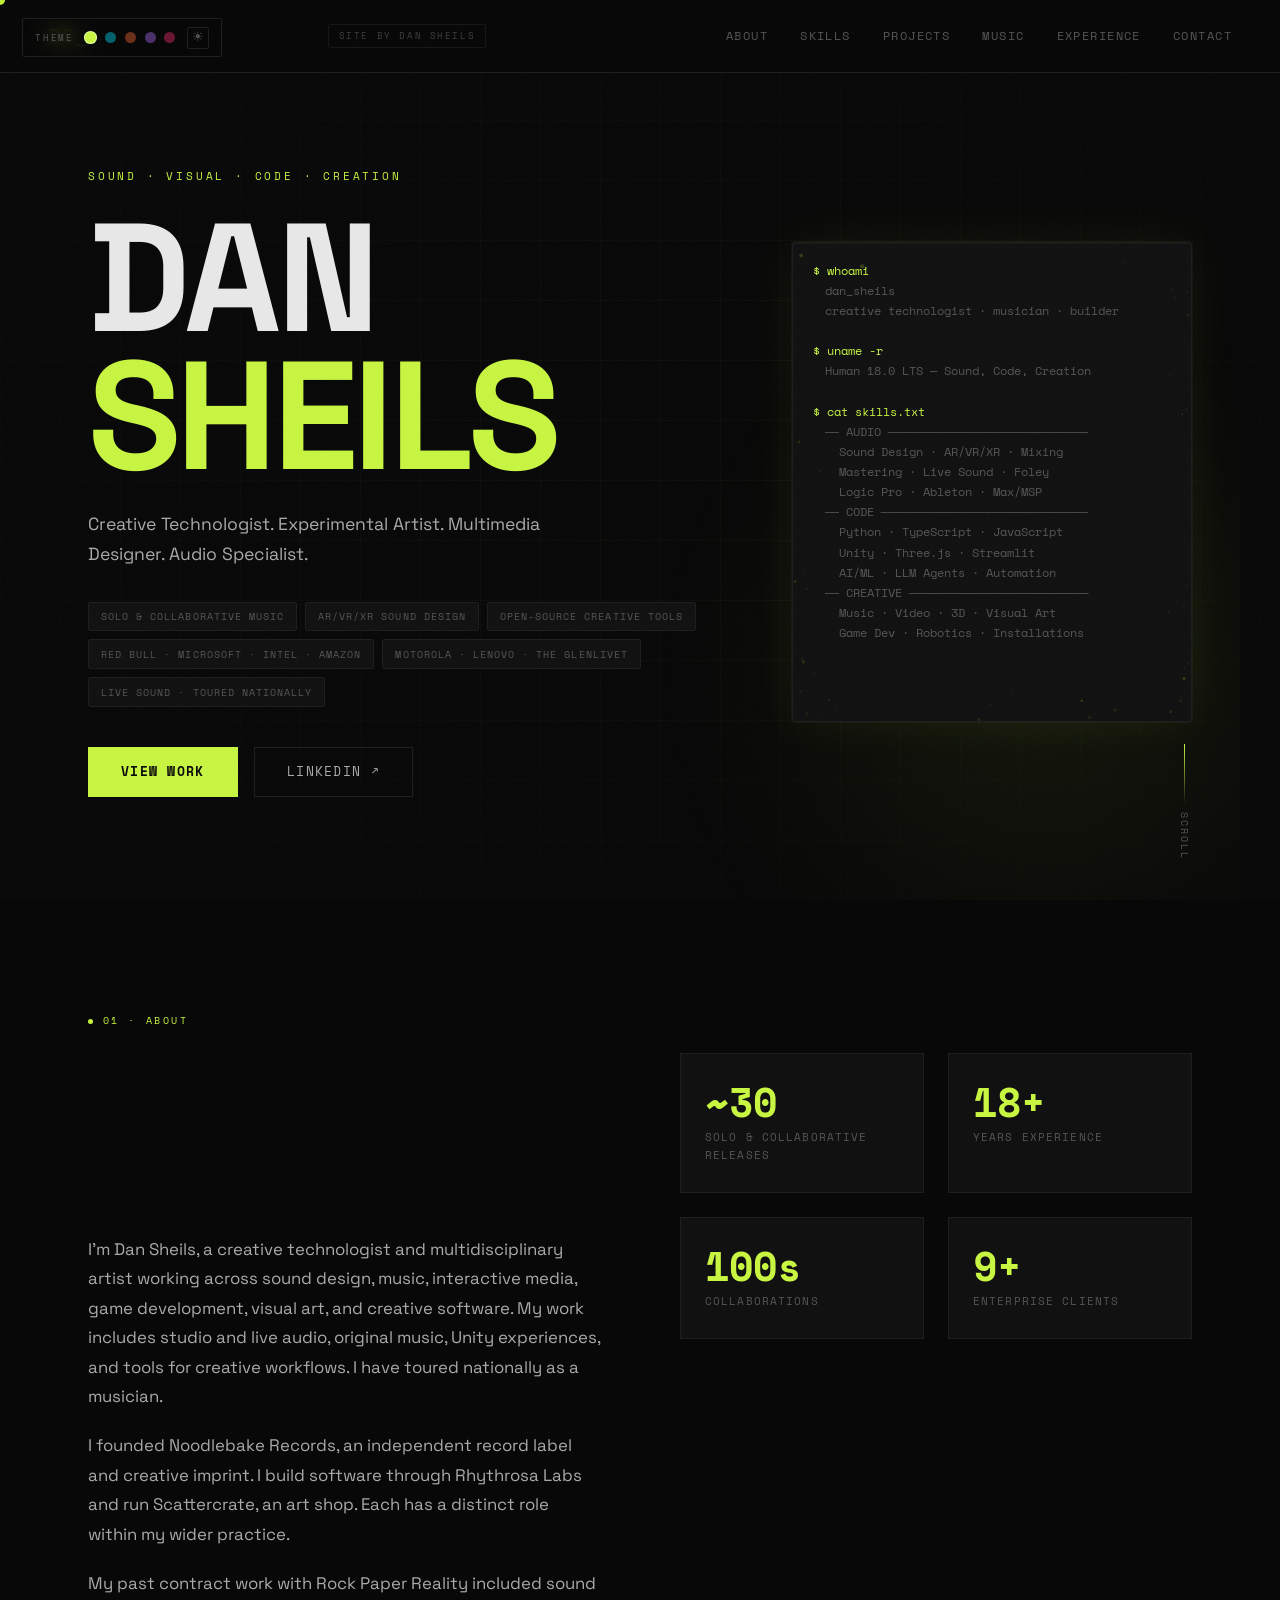
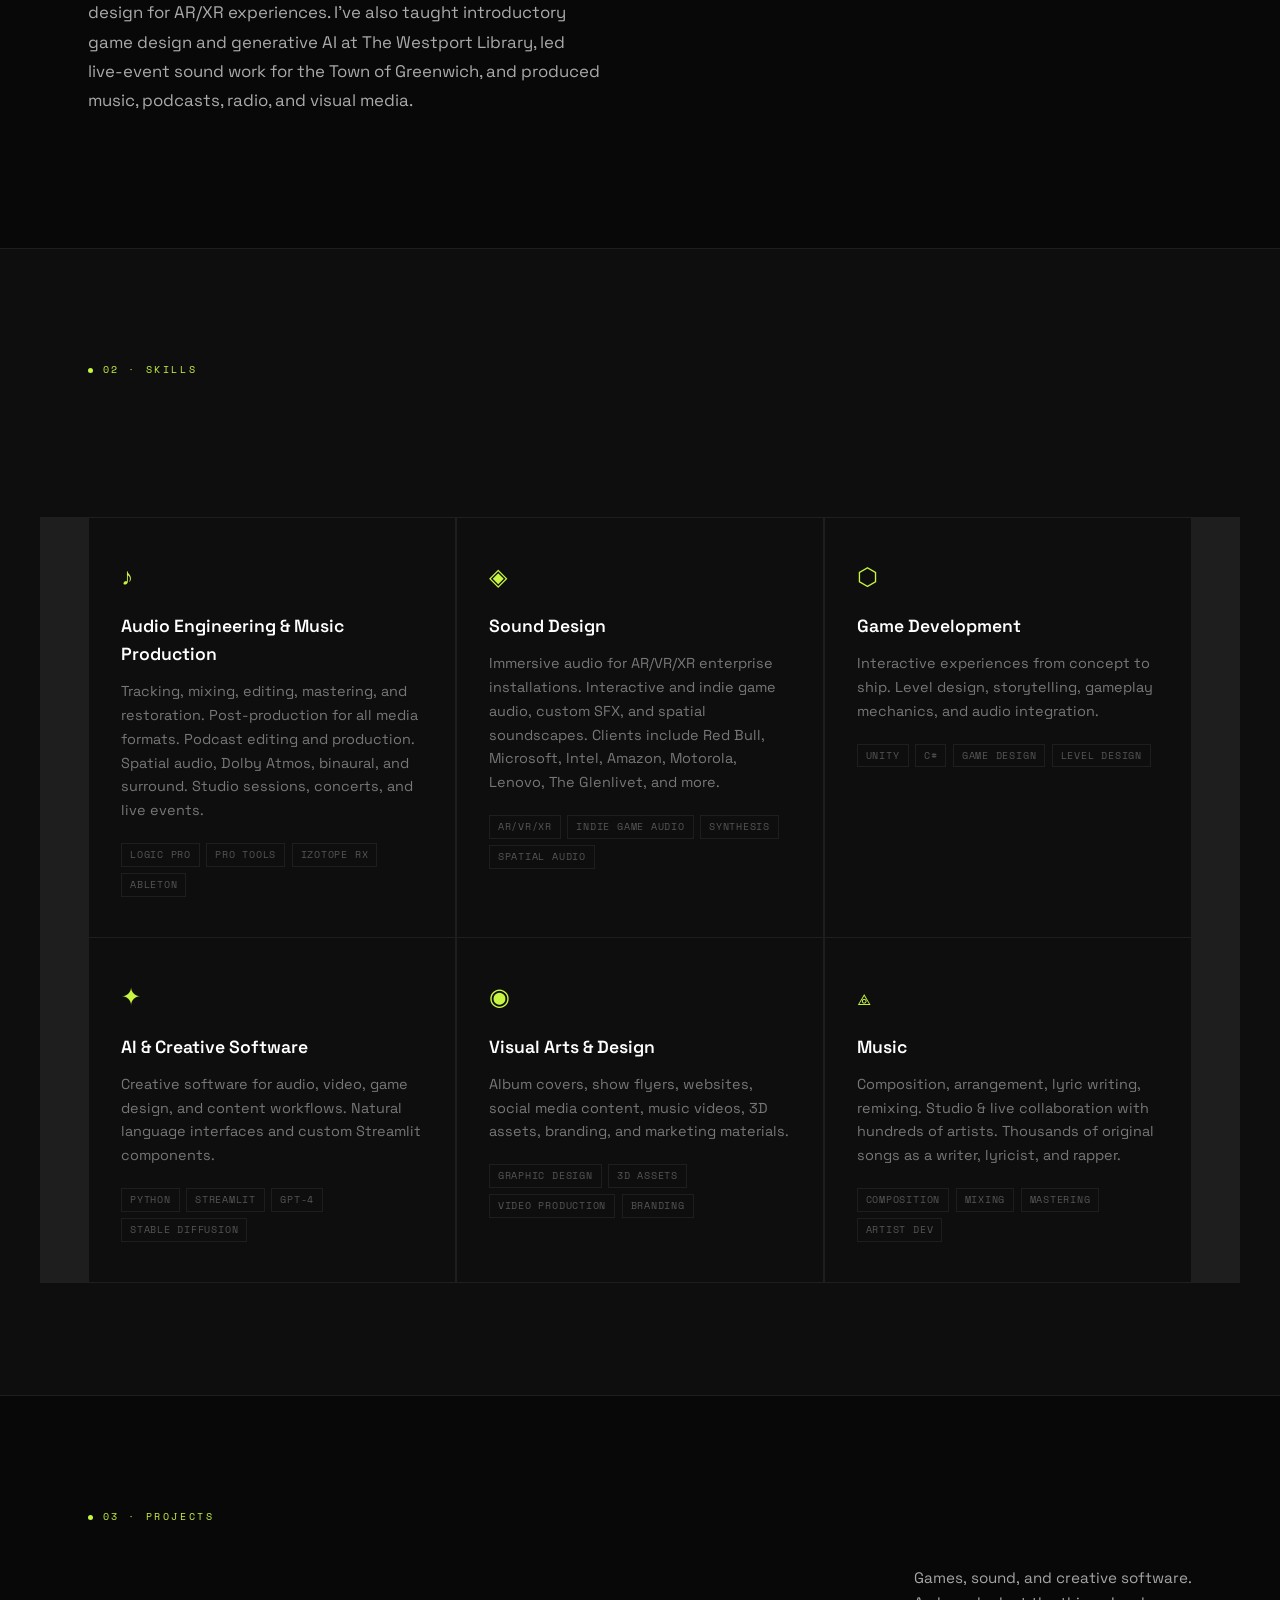
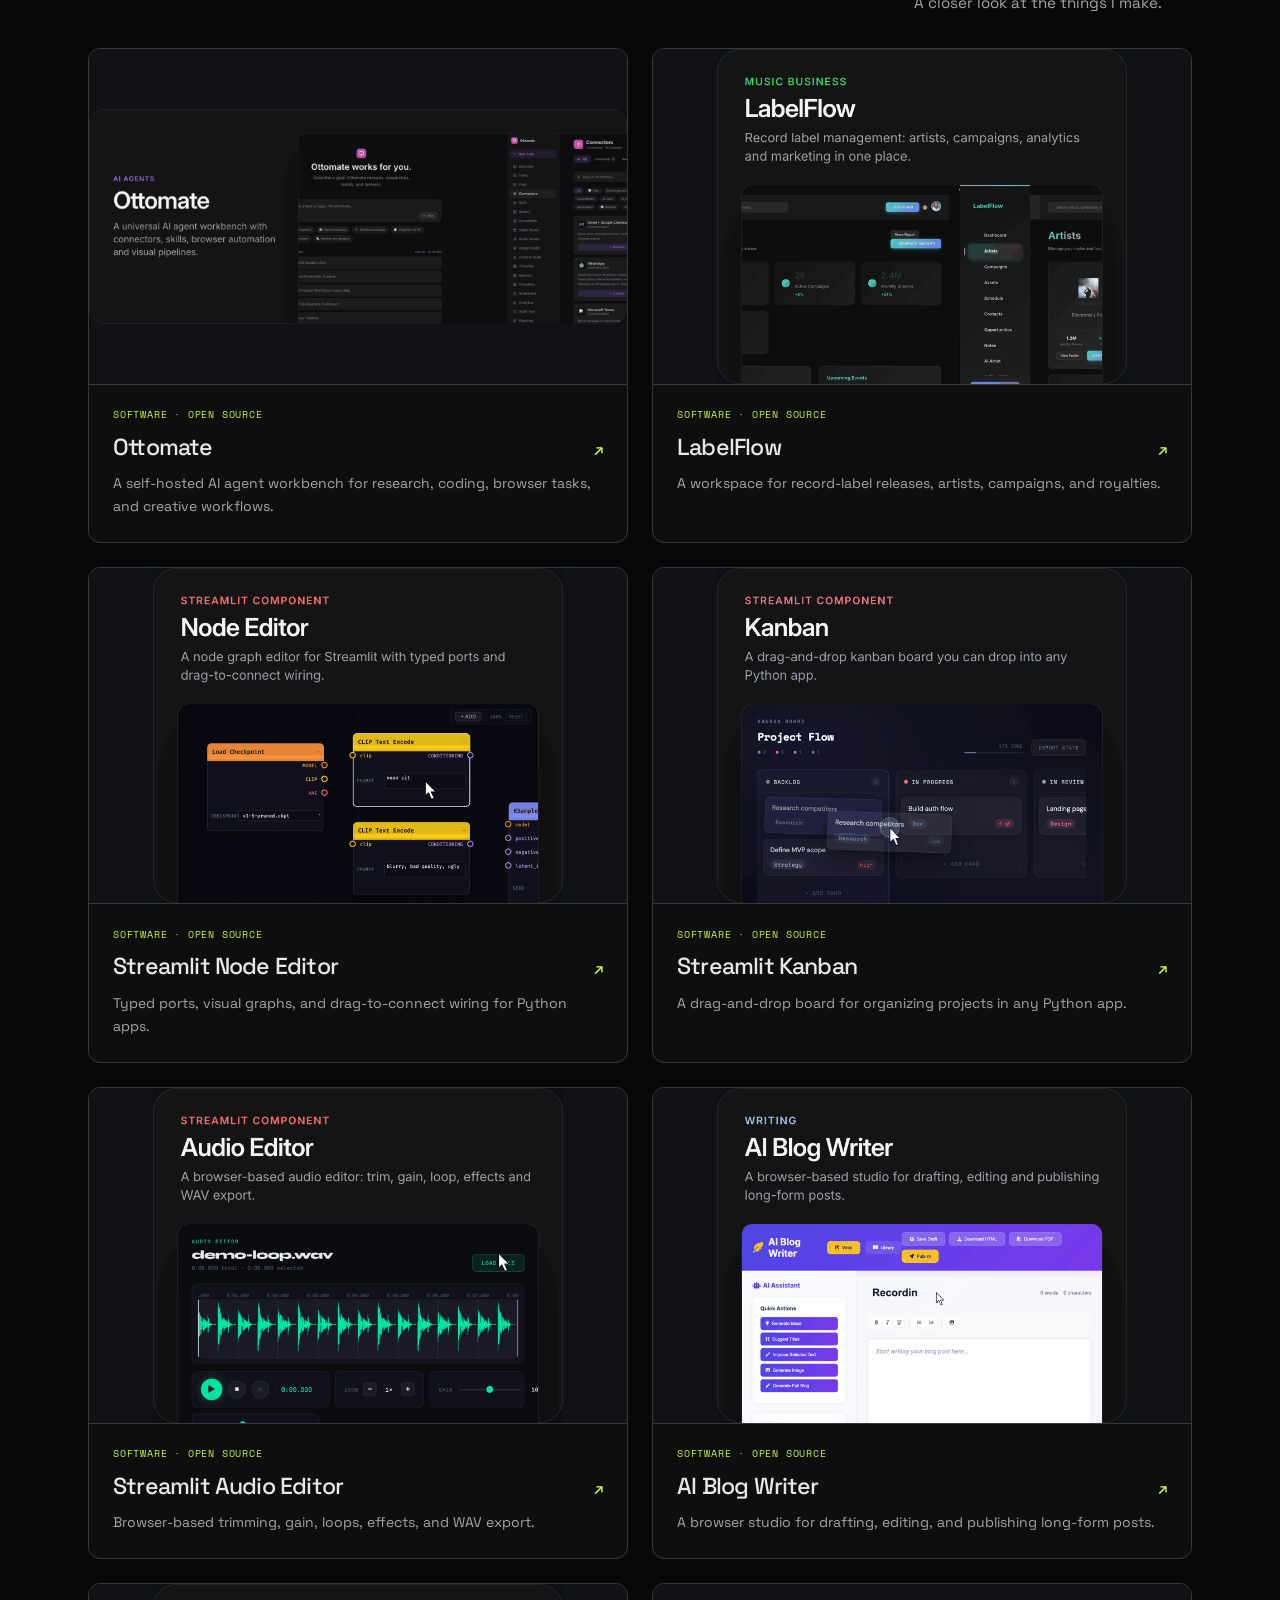
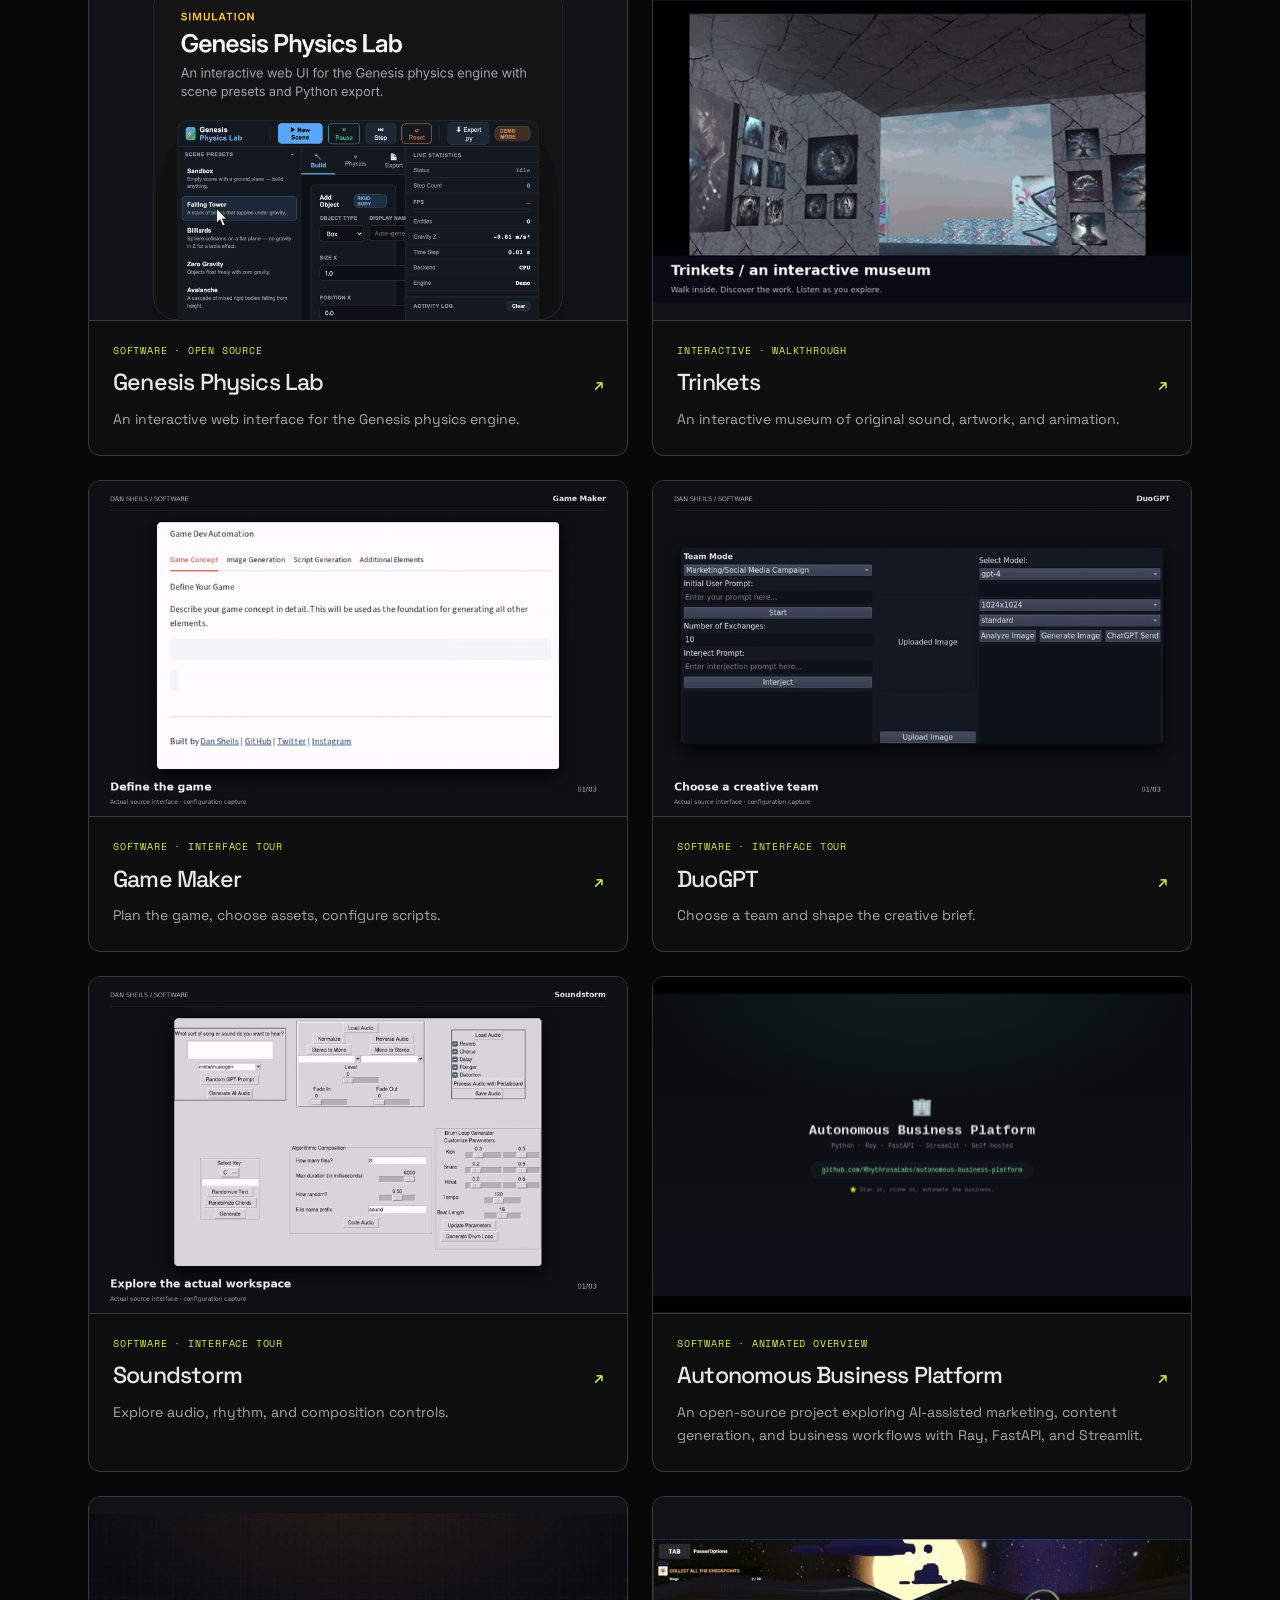
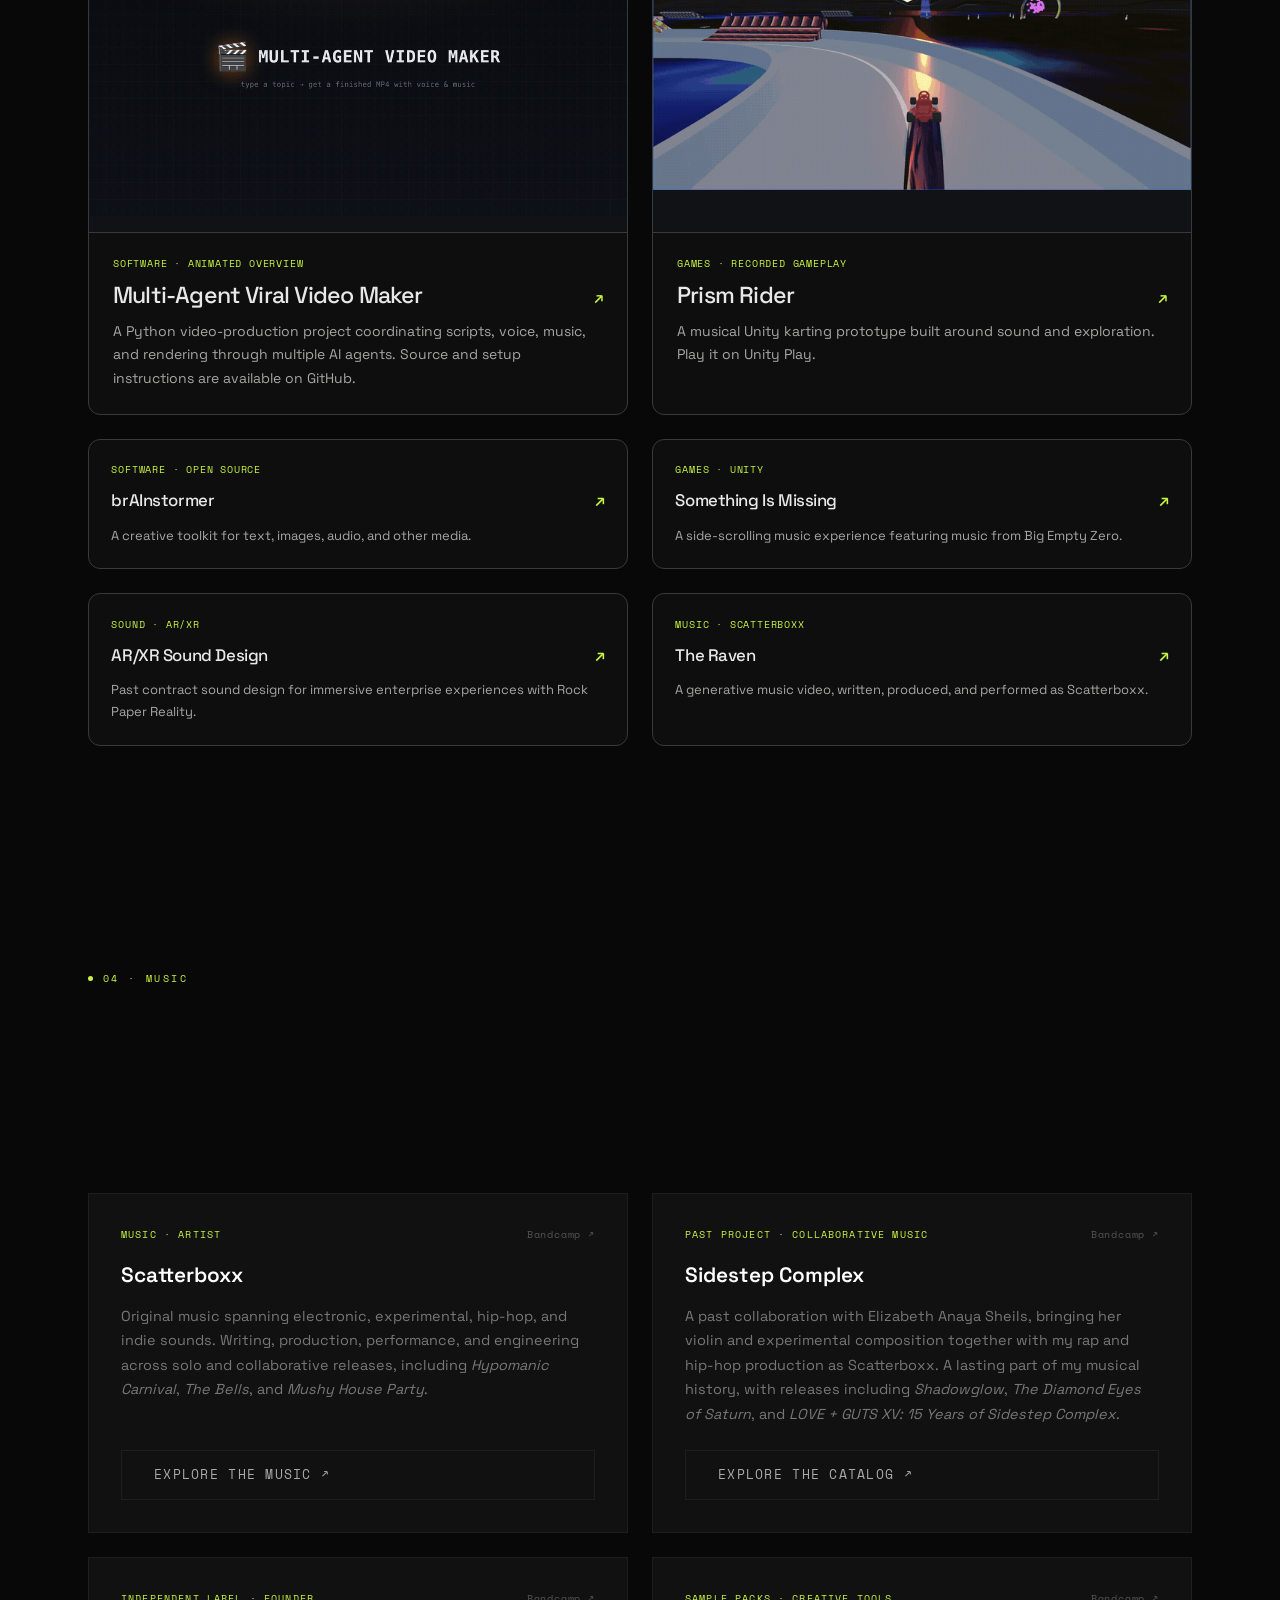
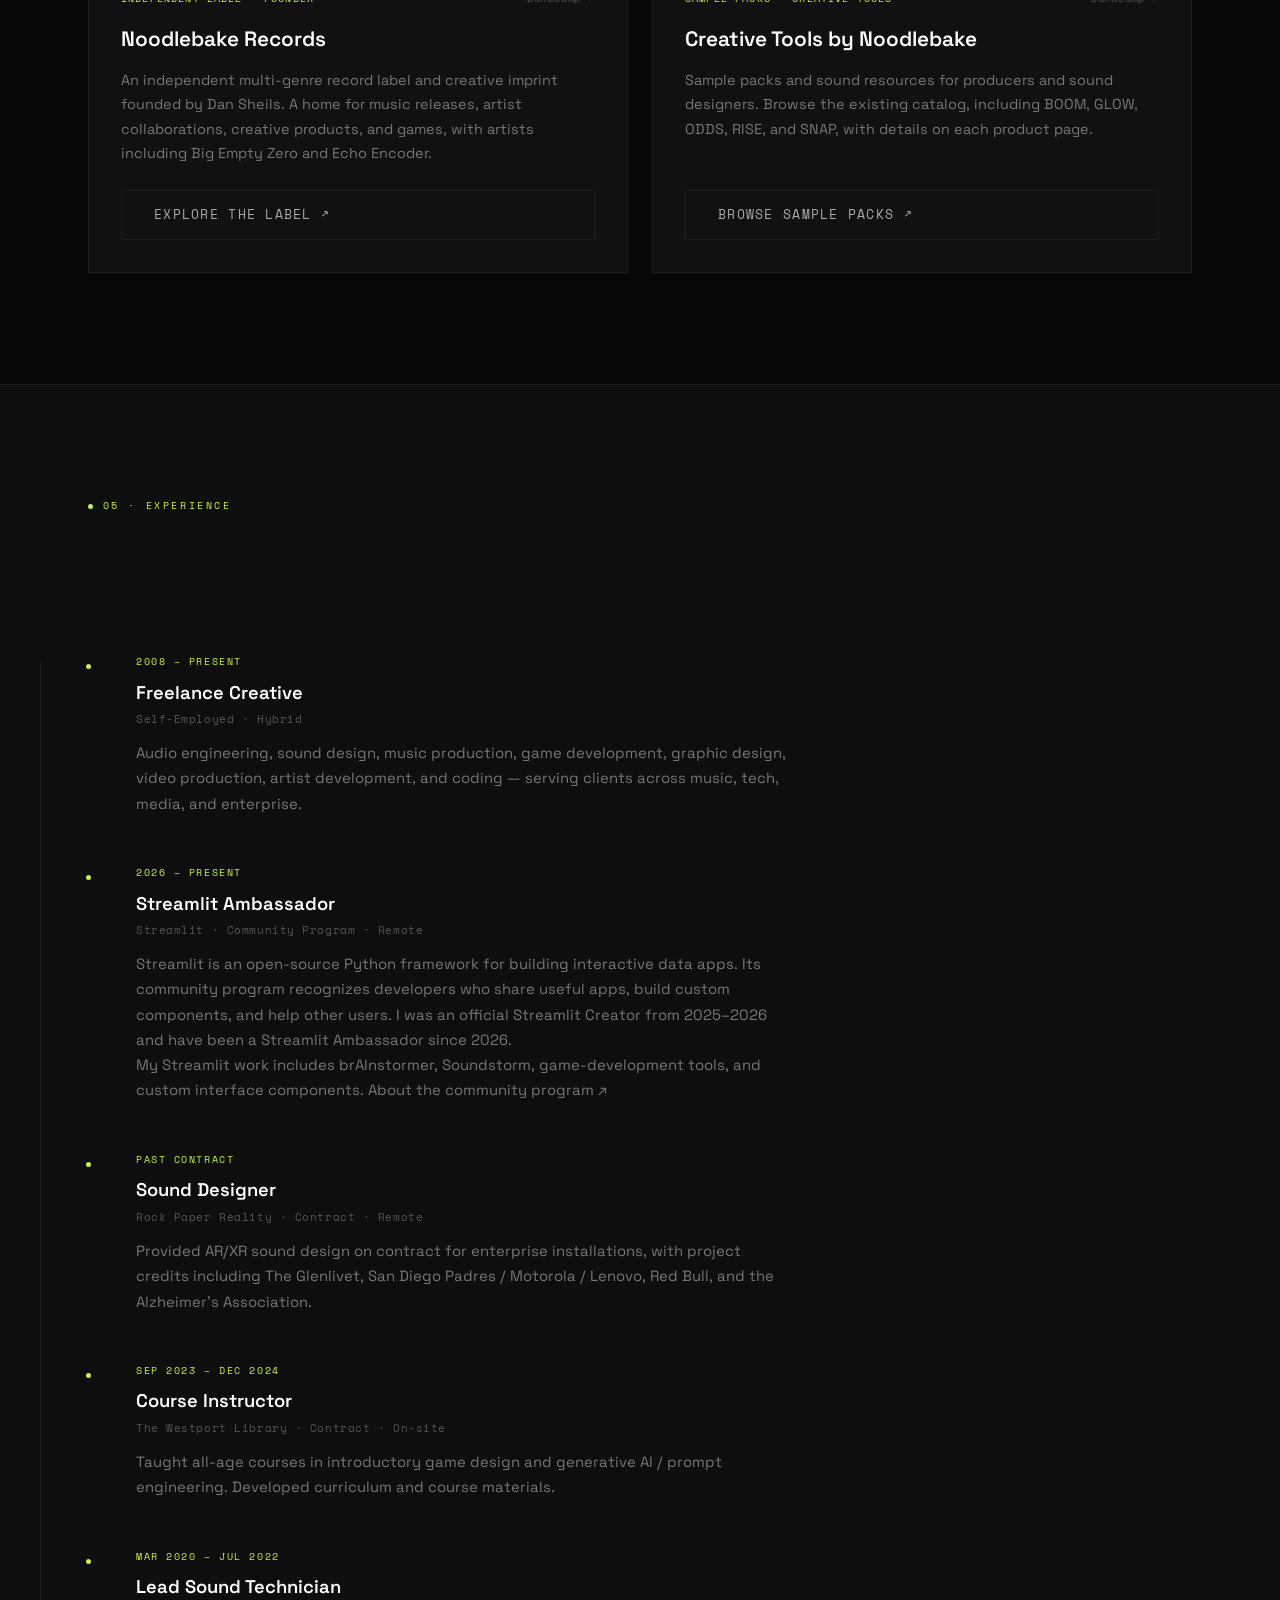
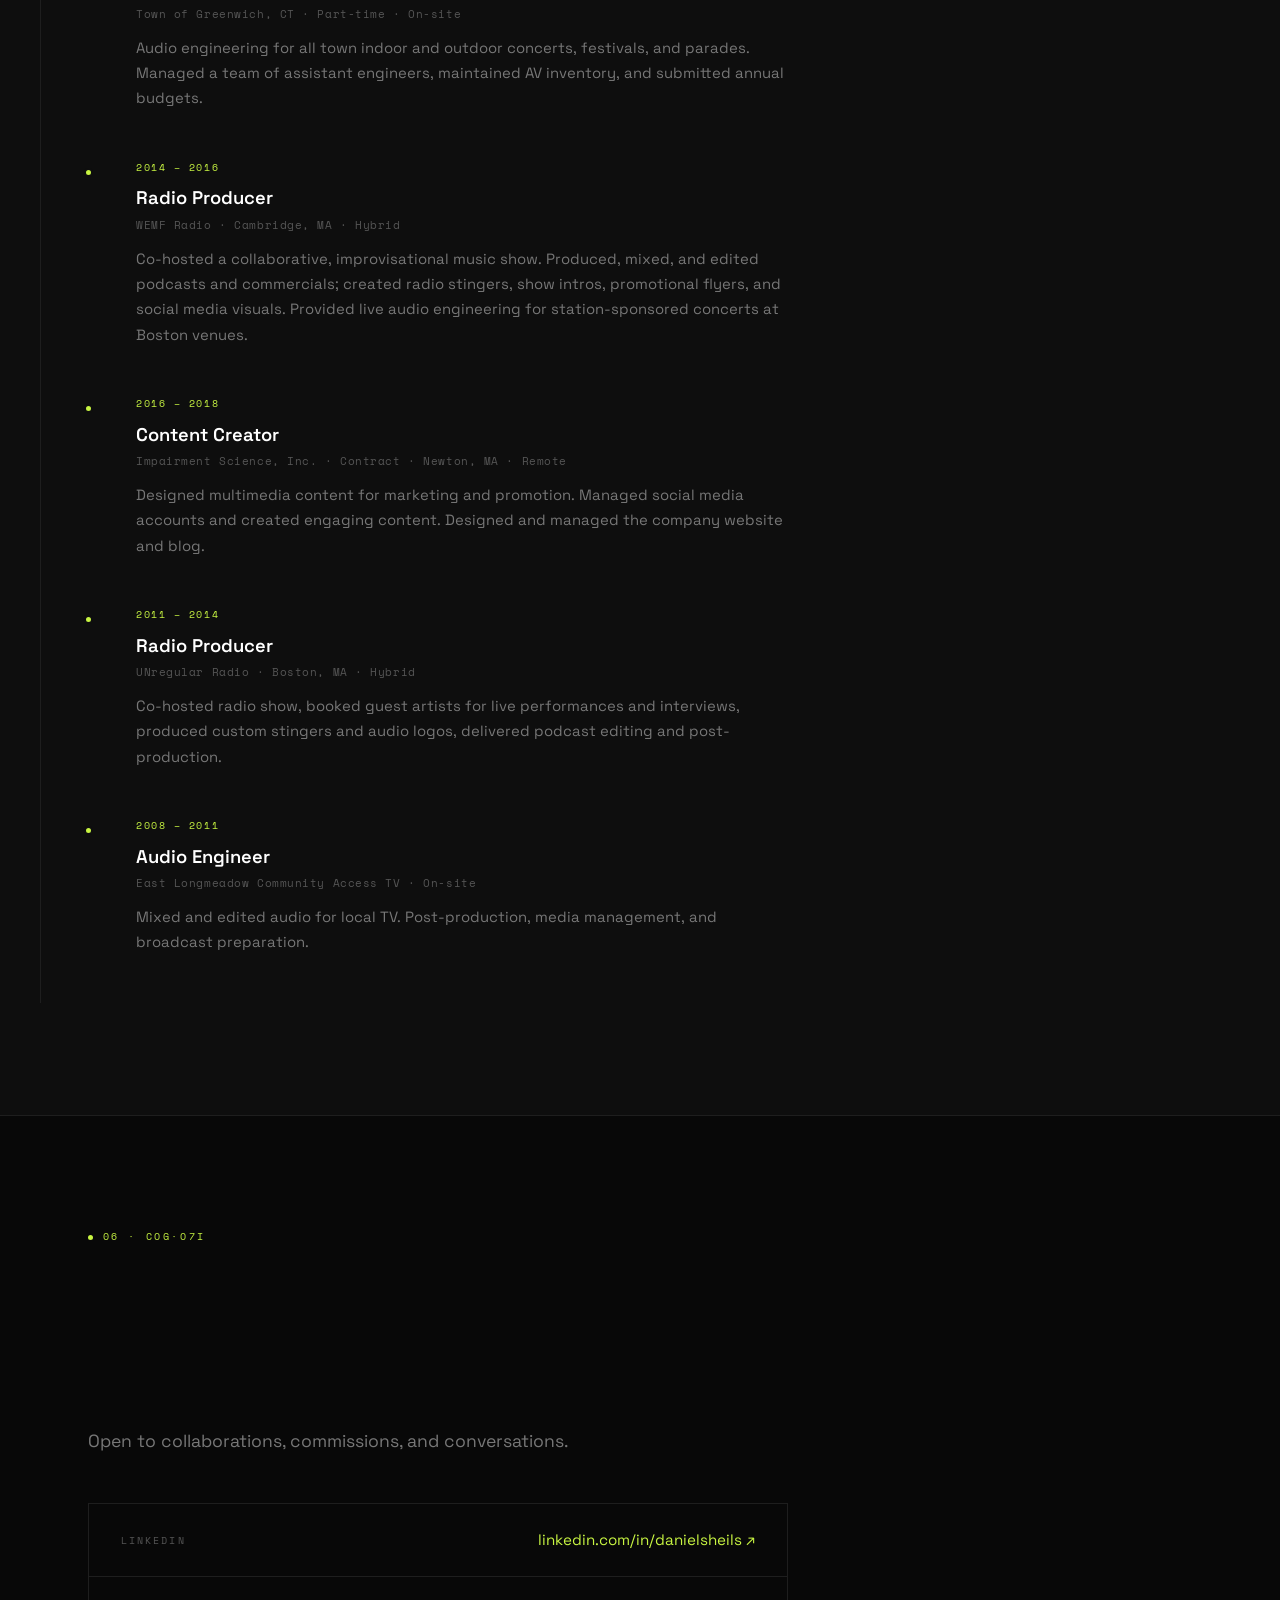
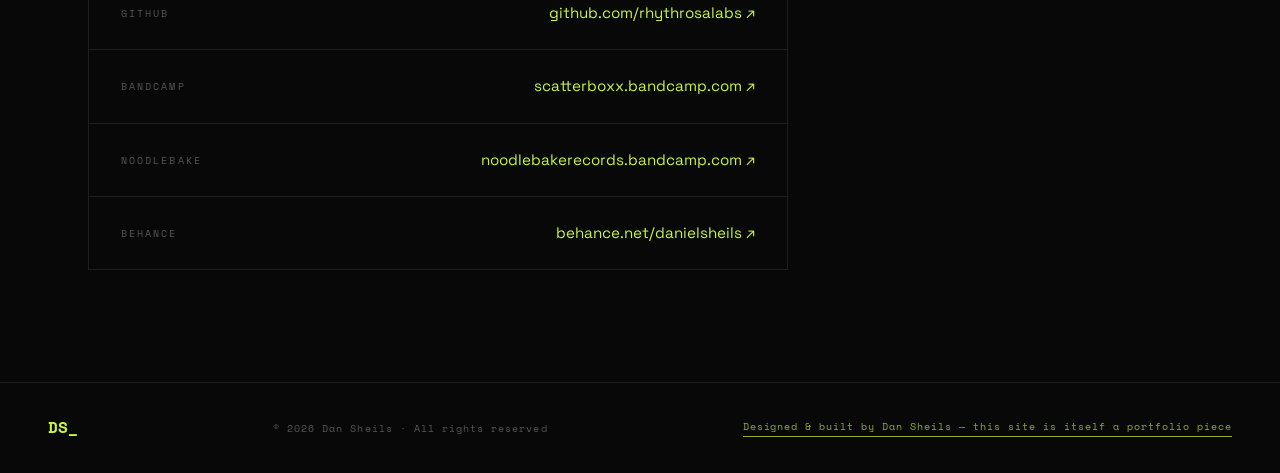
<file: index.html>
<!DOCTYPE html>
<html lang="en">
<head>
  <meta charset="UTF-8" />
  <meta name="viewport" content="width=device-width, initial-scale=1.0" />
  <title>Dan Sheils — Sound, Art, Games &amp; Creative Software</title>
  <meta name="description" content="Dan Sheils is a creative technologist and multidisciplinary artist working across music, sound design, visual art, games, and software. Founder of Noodlebake Records; creator of Rhythrosa Labs." />
  <link rel="canonical" href="https://rhythrosalabs.github.io/" />
  <link rel="preconnect" href="https://fonts.googleapis.com" />
  <link rel="preconnect" href="https://fonts.gstatic.com" crossorigin />
  <link href="https://fonts.googleapis.com/css2?family=Space+Grotesk:wght@300;400;500;600;700&family=Space+Mono:ital,wght@0,400;0,700;1,400&display=swap" rel="stylesheet" />
  <link rel="stylesheet" href="style.css" />
  <link rel="stylesheet" href="proof.css" />
</head>
<body>
  <!-- Noise overlay -->
  <div class="noise"></div>

  <!-- Animated background grid -->
  <div class="bg-grid"></div>

  <!-- Scroll Progress -->
  <div id="scroll-progress"></div>

  <!-- Cursor -->
  <div class="cursor" id="cursor"></div>
  <div id="cursor-label"></div>

  <!-- Nav -->
  <nav id="nav">
    <div class="nav-logo">DS<span class="blink">_</span></div>
    <div class="nav-built">site by dan sheils</div>
    <div class="nav-links">
      <a href="#about">About</a>
      <a href="#skills">Skills</a>
      <a href="#projects">Projects</a>
      <a href="#music">Music</a>
      <a href="#experience">Experience</a>
      <a href="#contact">Contact</a>
    </div>
  </nav>

  <!-- Theme switcher -->
  <div class="theme-switcher" id="themeSwitcher">
    <span class="theme-switcher-label">THEME</span>
    <button class="theme-dot active" data-theme="default" style="--dot:#c8f542" title="Acid"></button>
    <button class="theme-dot" data-theme="plasma"  style="--dot:#00e5ff" title="Plasma"></button>
    <button class="theme-dot" data-theme="ember"   style="--dot:#ff6b35" title="Ember"></button>
    <button class="theme-dot" data-theme="violet"  style="--dot:#b06bff" title="Violet"></button>
    <button class="theme-dot" data-theme="rose"    style="--dot:#ff2d78" title="Rose"></button>
    <button class="theme-light-toggle" id="lightToggle" title="Toggle light mode">☀</button>
  </div>

  <!-- Hero -->
  <section class="hero" id="hero">
    <div class="hero-left">
      <div class="hero-tag">SOUND · VISUAL · CODE · CREATION</div>
      <h1 class="hero-title">
        <span class="line" data-text="DAN">DAN</span>
        <span class="line accent" data-text="SHEILS">SHEILS</span>
      </h1>
      <p class="hero-sub">Creative Technologist. Experimental Artist. Multimedia Designer. Audio Specialist.</p>
      <div class="hero-badges">
        <span class="badge">Solo &amp; Collaborative Music</span>
        <span class="badge">AR/VR/XR Sound Design</span>
        <span class="badge">Open-Source Creative Tools</span>
        <span class="badge">Red Bull · Microsoft · Intel · Amazon</span>
        <span class="badge">Motorola · Lenovo · The Glenlivet</span>
        <span class="badge">Live Sound · Toured Nationally</span>
      </div>
      <div class="hero-cta">
        <a href="#projects" class="btn-primary">View Work</a>
        <a href="https://www.linkedin.com/in/danielsheils" target="_blank" class="btn-ghost">LinkedIn ↗</a>
      </div>
    </div>
    <div class="hero-panel" id="heroPanel">
      <div class="panel-screen">
        <div class="panel-app active" id="appTerminal"></div>
      </div>
    </div>
    <div class="hero-scroll-indicator">
      <div class="scroll-line"></div>
      <span>SCROLL</span>
    </div>
  </section>

  <!-- About -->
  <section class="section" id="about">
    <div class="section-label" data-original="01 · ABOUT">01 · ABOUT</div>
    <div class="about-grid">
      <div class="about-text">
        <h2 class="section-title">An Artist Who<br /><span class="accent">Builds Things.</span></h2>
        <p>
          I'm Dan Sheils, a creative technologist and multidisciplinary artist working across sound design, music, interactive media, game development, visual art, and creative software. My work includes studio and live audio, original music, Unity experiences, and tools for creative workflows. I have toured nationally as a musician.
        </p>
        <p>
          I founded <a href="https://noodlebakerecords.bandcamp.com/" target="_blank">Noodlebake Records</a>, an independent record label and creative imprint. I build software through <a href="https://github.com/RhythrosaLabs" target="_blank">Rhythrosa Labs</a> and run <a href="https://scattercrate.com/" target="_blank">Scattercrate</a>, an art shop. Each has a distinct role within my wider practice.
        </p>
        <p>
          My past contract work with Rock Paper Reality included sound design for AR/XR experiences. I've also taught introductory game design and generative AI at The Westport Library, led live-event sound work for the Town of Greenwich, and produced music, podcasts, radio, and visual media.
        </p>
      </div>
      <div class="about-stats">
        <div class="stat-card">
          <div class="stat-num">~30</div>
          <div class="stat-label">Solo &amp; Collaborative Releases</div>
        </div>
        <div class="stat-card">
          <div class="stat-num">18+</div>
          <div class="stat-label">Years Experience</div>
        </div>
        <div class="stat-card">
          <div class="stat-num">100s</div>
          <div class="stat-label">Collaborations</div>
        </div>
        <div class="stat-card">
          <div class="stat-num">9+</div>
          <div class="stat-label">Enterprise Clients</div>
        </div>
      </div>
    </div>
  </section>

  <!-- Skills -->
  <section class="section section-dark" id="skills">
    <div class="section-label" data-original="02 · SKILLS">02 · SKILLS</div>
    <h2 class="section-title">What I Do</h2>
    <div class="skills-grid">
      <div class="skill-block" data-delay="0">
        <div class="skill-icon">♪</div>
        <h3>Audio Engineering &amp; Music Production</h3>
        <p>Tracking, mixing, editing, mastering, and restoration. Post-production for all media formats. Podcast editing and production. Spatial audio, Dolby Atmos, binaural, and surround. Studio sessions, concerts, and live events.</p>
        <div class="skill-tags">
          <span>Logic Pro</span><span>Pro Tools</span><span>Izotope RX</span><span>Ableton</span>
        </div>
      </div>
      <div class="skill-block" data-delay="100">
        <div class="skill-icon">◈</div>
        <h3>Sound Design</h3>
        <p>Immersive audio for AR/VR/XR enterprise installations. Interactive and indie game audio, custom SFX, and spatial soundscapes. Clients include Red Bull, Microsoft, Intel, Amazon, Motorola, Lenovo, The Glenlivet, and more.</p>
        <div class="skill-tags">
          <span>AR/VR/XR</span><span>Indie Game Audio</span><span>Synthesis</span><span>Spatial Audio</span>
        </div>
      </div>
      <div class="skill-block" data-delay="200">
        <div class="skill-icon">⬡</div>
        <h3>Game Development</h3>
        <p>Interactive experiences from concept to ship. Level design, storytelling, gameplay mechanics, and audio integration.</p>
        <div class="skill-tags">
          <span>Unity</span><span>C#</span><span>Game Design</span><span>Level Design</span>
        </div>
      </div>
      <div class="skill-block" data-delay="300">
        <div class="skill-icon">✦</div>
        <h3>AI & Creative Software</h3>
        <p>Creative software for audio, video, game design, and content workflows. Natural language interfaces and custom Streamlit components.</p>
        <div class="skill-tags">
          <span>Python</span><span>Streamlit</span><span>GPT-4</span><span>Stable Diffusion</span>
        </div>
      </div>
      <div class="skill-block" data-delay="400">
        <div class="skill-icon">◉</div>
        <h3>Visual Arts & Design</h3>
        <p>Album covers, show flyers, websites, social media content, music videos, 3D assets, branding, and marketing materials.</p>
        <div class="skill-tags">
          <span>Graphic Design</span><span>3D Assets</span><span>Video Production</span><span>Branding</span>
        </div>
      </div>
      <div class="skill-block" data-delay="500">
        <div class="skill-icon">⟁</div>
        <h3>Music</h3>
        <p>Composition, arrangement, lyric writing, remixing. Studio &amp; live collaboration with hundreds of artists. Thousands of original songs as a writer, lyricist, and rapper.</p>
        <div class="skill-tags">
          <span>Composition</span><span>Mixing</span><span>Mastering</span><span>Artist Dev</span>
        </div>
      </div>
    </div>
  </section>

  <!-- Projects -->
  <section class="section" id="projects" aria-labelledby="selected-work-heading">
    <div class="projects-header work-header">
      <div>
        <div class="section-label" data-original="03 · PROJECTS">03 · PROJECTS</div>
        <h2 class="section-title" id="selected-work-heading">Selected Work</h2>
      </div>
      <p class="work-intro">Games, sound, and creative software.<br />A closer look at the things I make.</p>
    </div>
    <div class="proof-work work-gallery" id="motion-work">
<article class="work-card">
<a aria-label="Explore Ottomate" class="work-media" href="https://github.com/RhythrosaLabs/otto-mate-2" rel="noopener noreferrer" target="_blank"><img alt="Ottomate: a universal AI agent workbench with connectors, skills, browser automation and visual pipelines" decoding="async" loading="lazy" src="assets/github-previews/card-ottomate-dark.gif"/></a>
<div class="work-caption"><span class="work-kind">Software · Open source</span><h3><a href="https://github.com/RhythrosaLabs/otto-mate-2" rel="noopener noreferrer" target="_blank">Ottomate <span aria-hidden="true">↗</span></a></h3><p>A self-hosted AI agent workbench for research, coding, browser tasks, and creative workflows.</p></div>
</article>
<article class="work-card">
<a aria-label="Explore LabelFlow" class="work-media" href="https://github.com/RhythrosaLabs/labelflow" rel="noopener noreferrer" target="_blank"><img alt="LabelFlow: record label management for artists, campaigns, analytics and marketing" decoding="async" loading="lazy" src="assets/github-previews/card-labelflow-dark.gif"/></a>
<div class="work-caption"><span class="work-kind">Software · Open source</span><h3><a href="https://github.com/RhythrosaLabs/labelflow" rel="noopener noreferrer" target="_blank">LabelFlow <span aria-hidden="true">↗</span></a></h3><p>A workspace for record-label releases, artists, campaigns, and royalties.</p></div>
</article>
<article class="work-card">
<a aria-label="Explore Streamlit Node Editor" class="work-media" href="https://github.com/RhythrosaLabs/streamlit-node-editor" rel="noopener noreferrer" target="_blank"><img alt="Streamlit Node Editor: a node graph editor with typed ports and drag-to-connect wiring" decoding="async" loading="lazy" src="assets/github-previews/card-node-editor-dark.gif"/></a>
<div class="work-caption"><span class="work-kind">Software · Open source</span><h3><a href="https://github.com/RhythrosaLabs/streamlit-node-editor" rel="noopener noreferrer" target="_blank">Streamlit Node Editor <span aria-hidden="true">↗</span></a></h3><p>Typed ports, visual graphs, and drag-to-connect wiring for Python apps.</p></div>
</article>
<article class="work-card">
<a aria-label="Explore Streamlit Kanban" class="work-media" href="https://github.com/RhythrosaLabs/streamlit-kanban" rel="noopener noreferrer" target="_blank"><img alt="Streamlit Kanban: a drag-and-drop kanban board for any Python app" decoding="async" loading="lazy" src="assets/github-previews/card-kanban-dark.gif"/></a>
<div class="work-caption"><span class="work-kind">Software · Open source</span><h3><a href="https://github.com/RhythrosaLabs/streamlit-kanban" rel="noopener noreferrer" target="_blank">Streamlit Kanban <span aria-hidden="true">↗</span></a></h3><p>A drag-and-drop board for organizing projects in any Python app.</p></div>
</article>
<article class="work-card">
<a aria-label="Explore Streamlit Audio Editor" class="work-media" href="https://github.com/RhythrosaLabs/streamlit-audio-editor" rel="noopener noreferrer" target="_blank"><img alt="Streamlit Audio Editor: trim, gain, loop, effects and WAV export in the browser" decoding="async" loading="lazy" src="assets/github-previews/card-audio-editor-dark.gif"/></a>
<div class="work-caption"><span class="work-kind">Software · Open source</span><h3><a href="https://github.com/RhythrosaLabs/streamlit-audio-editor" rel="noopener noreferrer" target="_blank">Streamlit Audio Editor <span aria-hidden="true">↗</span></a></h3><p>Browser-based trimming, gain, loops, effects, and WAV export.</p></div>
</article>
<article class="work-card">
<a aria-label="Explore AI Blog Writer" class="work-media" href="https://github.com/RhythrosaLabs/ai-blog-writer" rel="noopener noreferrer" target="_blank"><img alt="AI Blog Writer: a browser-based studio for drafting, editing and publishing long-form posts" decoding="async" loading="lazy" src="assets/github-previews/card-blog-writer-dark.gif"/></a>
<div class="work-caption"><span class="work-kind">Software · Open source</span><h3><a href="https://github.com/RhythrosaLabs/ai-blog-writer" rel="noopener noreferrer" target="_blank">AI Blog Writer <span aria-hidden="true">↗</span></a></h3><p>A browser studio for drafting, editing, and publishing long-form posts.</p></div>
</article>
<article class="work-card">
<a aria-label="Explore Genesis Physics Lab" class="work-media" href="https://github.com/RhythrosaLabs/genesis-physics-lab" rel="noopener noreferrer" target="_blank"><img alt="Genesis Physics Lab: an interactive web UI for the Genesis physics engine" decoding="async" loading="lazy" src="assets/github-previews/card-genesis-dark.gif"/></a>
<div class="work-caption"><span class="work-kind">Software · Open source</span><h3><a href="https://github.com/RhythrosaLabs/genesis-physics-lab" rel="noopener noreferrer" target="_blank">Genesis Physics Lab <span aria-hidden="true">↗</span></a></h3><p>An interactive web interface for the Genesis physics engine.</p></div>
</article>
<article class="work-card">
<a aria-label="Explore Trinkets" class="work-media" href="https://noodlebake.itch.io/trinkets" rel="noopener noreferrer" target="_blank"><img alt="Trinkets walkthrough" decoding="async" loading="lazy" src="assets/previews/trinkets.gif"/></a>
<div class="work-caption"><span class="work-kind">Interactive · Walkthrough</span><h3><a href="https://noodlebake.itch.io/trinkets" rel="noopener noreferrer" target="_blank">Trinkets <span aria-hidden="true">↗</span></a></h3><p>An interactive museum of original sound, artwork, and animation.</p></div>
</article>
<article class="work-card">
<a aria-label="Explore Game Maker" class="work-media" href="https://github.com/RhythrosaLabs/game-maker-public-dev" rel="noopener noreferrer" target="_blank"><img alt="Game Maker source interface tour" decoding="async" loading="lazy" src="assets/previews/game-maker.gif"/></a>
<div class="work-caption"><span class="work-kind">Software · Interface tour</span><h3><a href="https://github.com/RhythrosaLabs/game-maker-public-dev" rel="noopener noreferrer" target="_blank">Game Maker <span aria-hidden="true">↗</span></a></h3><p>Plan the game, choose assets, configure scripts.</p></div>
</article>
<article class="work-card">
<a aria-label="Explore DuoGPT" class="work-media" href="https://github.com/RhythrosaLabs/DuoGPT" rel="noopener noreferrer" target="_blank"><img alt="DuoGPT source interface tour" decoding="async" loading="lazy" src="assets/previews/duogpt.gif"/></a>
<div class="work-caption"><span class="work-kind">Software · Interface tour</span><h3><a href="https://github.com/RhythrosaLabs/DuoGPT" rel="noopener noreferrer" target="_blank">DuoGPT <span aria-hidden="true">↗</span></a></h3><p>Choose a team and shape the creative brief.</p></div>
</article>
<article class="work-card">
<a aria-label="Explore Soundstorm" class="work-media" href="https://github.com/RhythrosaLabs/soundstorm" rel="noopener noreferrer" target="_blank"><img alt="Soundstorm source interface tour" decoding="async" loading="lazy" src="assets/previews/soundstorm.gif"/></a>
<div class="work-caption"><span class="work-kind">Software · Interface tour</span><h3><a href="https://github.com/RhythrosaLabs/soundstorm" rel="noopener noreferrer" target="_blank">Soundstorm <span aria-hidden="true">↗</span></a></h3><p>Explore audio, rhythm, and composition controls.</p></div>
</article>
<article class="work-card"><div class="work-media"><iframe loading="lazy" sandbox="allow-scripts" src="assets/project-previews/autonomous-business-platform-overview.html" style="width:100%;height:100%;border:0;pointer-events:none" tabindex="-1" title="Autonomous Business Platform animated project overview"></iframe></div><div class="work-caption"><span class="work-kind">Software · Animated overview</span><h3><a href="https://github.com/RhythrosaLabs/autonomous-business-platform" rel="noopener noreferrer" target="_blank">Autonomous Business Platform <span aria-hidden="true">↗</span></a></h3><p>An open-source project exploring AI-assisted marketing, content generation, and business workflows with Ray, FastAPI, and Streamlit.</p></div></article><article class="work-card"><a aria-label="Explore Multi-Agent Viral Video Maker" class="work-media" href="https://github.com/RhythrosaLabs/multi-agent-viral-video-maker" rel="noopener noreferrer" target="_blank"><img alt="Multi-Agent Viral Video Maker animated project overview" decoding="async" loading="lazy" src="assets/project-previews/multi-agent-video-maker.gif"/></a><div class="work-caption"><span class="work-kind">Software · Animated overview</span><h3><a href="https://github.com/RhythrosaLabs/multi-agent-viral-video-maker" rel="noopener noreferrer" target="_blank">Multi-Agent Viral Video Maker <span aria-hidden="true">↗</span></a></h3><p>A Python video-production project coordinating scripts, voice, music, and rendering through multiple AI agents. Source and setup instructions are available on GitHub.</p></div></article><article class="work-card">
<a aria-label="Play Prism Rider" class="work-media" href="https://play.unity.com/mg/karting/prism-rider-5-0-1-webgl" rel="noopener noreferrer" target="_blank"><img alt="Recorded Prism Rider gameplay: driving a kart through musical rings in a cosmic art landscape" decoding="async" loading="lazy" width="720" height="336" src="assets/previews/prism-rider-gameplay.gif"/></a>
<div class="work-caption"><span class="work-kind">Games · Recorded gameplay</span><h3><a href="https://play.unity.com/mg/karting/prism-rider-5-0-1-webgl" rel="noopener noreferrer" target="_blank">Prism Rider <span aria-hidden="true">↗</span></a></h3><p>A musical Unity karting prototype built around sound and exploration. Play it on Unity Play.</p></div>
</article>
</div>
    <div class="work-extras">
<a class="work-extra" href="https://github.com/RhythrosaLabs/brAInstormer-cloud" rel="noopener noreferrer" target="_blank"><span class="work-kind">Software · Open source</span><h3>brAInstormer <span aria-hidden="true">↗</span></h3><p>A creative toolkit for text, images, audio, and other media.</p></a>
<a class="work-extra" href="https://danielsheils.myportfolio.com/game-design-1" rel="noopener noreferrer" target="_blank"><span class="work-kind">Games · Unity</span><h3>Something Is Missing <span aria-hidden="true">↗</span></h3><p>A side-scrolling music experience featuring music from Big Empty Zero.</p></a>
<a class="work-extra" href="https://danielsheils.myportfolio.com/ar-sound-design" rel="noopener noreferrer" target="_blank"><span class="work-kind">Sound · AR/XR</span><h3>AR/XR Sound Design <span aria-hidden="true">↗</span></h3><p>Past contract sound design for immersive enterprise experiences with Rock Paper Reality.</p></a>
<a class="work-extra" href="https://youtu.be/TU3OLogr1ew" rel="noopener noreferrer" target="_blank"><span class="work-kind">Music · Scatterboxx</span><h3>The Raven <span aria-hidden="true">↗</span></h3><p>A generative music video, written, produced, and performed as Scatterboxx.</p></a>


</div>
  </section>

  <!-- Music & Label -->
  <section class="section" id="music">
    <div class="section-label" data-original="04 · MUSIC">04 · MUSIC</div>
    <h2 class="section-title">Music &amp;<br /><span class="accent">Label.</span></h2>
    <div class="music-grid">
      <div class="music-card">
        <div class="music-card-header">
          <span class="music-tag">MUSIC · ARTIST</span>
          <a href="https://scatterboxx.bandcamp.com" target="_blank" class="music-ext">Bandcamp ↗</a>
        </div>
        <h3>Scatterboxx</h3>
        <p>Original music spanning electronic, experimental, hip-hop, and indie sounds. Writing, production, performance, and engineering across solo and collaborative releases, including <em>Hypomanic Carnival</em>, <em>The Bells</em>, and <em>Mushy House Party</em>.</p>
        <a href="https://scatterboxx.bandcamp.com" target="_blank" class="btn-ghost">Explore the Music ↗</a>
      </div>
      <div class="music-card">
        <div class="music-card-header">
          <span class="music-tag">PAST PROJECT · COLLABORATIVE MUSIC</span>
          <a href="https://hzoftheheart.bandcamp.com/" target="_blank" rel="noopener noreferrer" class="music-ext">Bandcamp ↗</a>
        </div>
        <h3>Sidestep Complex</h3>
        <p>A past collaboration with Elizabeth Anaya Sheils, bringing her violin and experimental composition together with my rap and hip-hop production as Scatterboxx. A lasting part of my musical history, with releases including <em>Shadowglow</em>, <em>The Diamond Eyes of Saturn</em>, and <em>LOVE + GUTS XV: 15 Years of Sidestep Complex</em>.</p>
        <a href="https://hzoftheheart.bandcamp.com/" target="_blank" rel="noopener noreferrer" class="btn-ghost">Explore the Catalog ↗</a>
      </div>
      <div class="music-card">
        <div class="music-card-header">
          <span class="music-tag">INDEPENDENT LABEL · FOUNDER</span>
          <a href="https://noodlebakerecords.bandcamp.com" target="_blank" class="music-ext">Bandcamp ↗</a>
        </div>
        <h3>Noodlebake Records</h3>
        <p>An independent multi-genre record label and creative imprint founded by Dan Sheils. A home for music releases, artist collaborations, creative products, and games, with artists including Big Empty Zero and Echo Encoder.</p>
        <a href="https://noodlebakerecords.bandcamp.com" target="_blank" class="btn-ghost">Explore the Label ↗</a>
      </div>
      <div class="music-card">
        <div class="music-card-header">
          <span class="music-tag">SAMPLE PACKS · CREATIVE TOOLS</span>
          <a href="https://noodlebakecreates.bandcamp.com/" target="_blank" class="music-ext">Bandcamp ↗</a>
        </div>
        <h3>Creative Tools by Noodlebake</h3>
        <p>Sample packs and sound resources for producers and sound designers. Browse the existing catalog, including BOOM, GLOW, ODDS, RISE, and SNAP, with details on each product page.</p>
        <a href="https://noodlebakecreates.bandcamp.com/" target="_blank" class="btn-ghost">Browse Sample Packs ↗</a>
      </div>
    </div>
  </section>

  <!-- Experience -->
  <section class="section section-dark" id="experience">
    <div class="section-label" data-original="05 · EXPERIENCE">05 · EXPERIENCE</div>
    <h2 class="section-title">Experience</h2>
    <div class="timeline">

      <div class="timeline-item">
        <div class="timeline-dot"></div>
        <div class="timeline-date">2008 – PRESENT</div>
        <div class="timeline-body">
          <h3>Freelance Creative</h3>
          <div class="timeline-sub">Self-Employed · Hybrid</div>
          <p>Audio engineering, sound design, music production, game development, graphic design, video production, artist development, and coding — serving clients across music, tech, media, and enterprise.</p>
        </div>
      </div>

      <div class="timeline-item">
        <div class="timeline-dot"></div>
        <div class="timeline-date">2026 – PRESENT</div>
        <div class="timeline-body">
          <h3>Streamlit Ambassador</h3>
          <div class="timeline-sub">Streamlit · Community Program · Remote</div>
          <p>Streamlit is an open-source Python framework for building interactive data apps. Its community program recognizes developers who share useful apps, build custom components, and help other users. I was an official Streamlit Creator from 2025–2026 and have been a Streamlit Ambassador since 2026.</p>
          <p>My Streamlit work includes brAInstormer, Soundstorm, game-development tools, and custom interface components. <a href="https://streamlit.io/become-a-creator" target="_blank">About the community program ↗</a></p>
        </div>
      </div>

      <div class="timeline-item">
        <div class="timeline-dot"></div>
        <div class="timeline-date">Past contract</div>
        <div class="timeline-body">
          <h3>Sound Designer</h3>
          <div class="timeline-sub">Rock Paper Reality · Contract · Remote</div>
          <p>Provided AR/XR sound design on contract for enterprise installations, with project credits including The Glenlivet, San Diego Padres / Motorola / Lenovo, Red Bull, and the Alzheimer's Association.</p>
        </div>
      </div>

      <div class="timeline-item">
        <div class="timeline-dot"></div>
        <div class="timeline-date">SEP 2023 – DEC 2024</div>
        <div class="timeline-body">
          <h3>Course Instructor</h3>
          <div class="timeline-sub">The Westport Library · Contract · On-site</div>
          <p>Taught all-age courses in introductory game design and generative AI / prompt engineering. Developed curriculum and course materials.</p>
        </div>
      </div>

      <div class="timeline-item">
        <div class="timeline-dot"></div>
        <div class="timeline-date">MAR 2020 – JUL 2022</div>
        <div class="timeline-body">
          <h3>Lead Sound Technician</h3>
          <div class="timeline-sub">Town of Greenwich, CT · Part-time · On-site</div>
          <p>Audio engineering for all town indoor and outdoor concerts, festivals, and parades. Managed a team of assistant engineers, maintained AV inventory, and submitted annual budgets.</p>
        </div>
      </div>

      <div class="timeline-item">
        <div class="timeline-dot"></div>
        <div class="timeline-date">2014 – 2016</div>
        <div class="timeline-body">
          <h3>Radio Producer</h3>
          <div class="timeline-sub">WEMF Radio · Cambridge, MA · Hybrid</div>
          <p>Co-hosted a collaborative, improvisational music show. Produced, mixed, and edited podcasts and commercials; created radio stingers, show intros, promotional flyers, and social media visuals. Provided live audio engineering for station-sponsored concerts at Boston venues.</p>
        </div>
      </div>

      <div class="timeline-item">
        <div class="timeline-dot"></div>
        <div class="timeline-date">2016 – 2018</div>
        <div class="timeline-body">
          <h3>Content Creator</h3>
          <div class="timeline-sub">Impairment Science, Inc. · Contract · Newton, MA · Remote</div>
          <p>Designed multimedia content for marketing and promotion. Managed social media accounts and created engaging content. Designed and managed the company website and blog.</p>
        </div>
      </div>

      <div class="timeline-item">
        <div class="timeline-dot"></div>
        <div class="timeline-date">2011 – 2014</div>
        <div class="timeline-body">
          <h3>Radio Producer</h3>
          <div class="timeline-sub">UNregular Radio · Boston, MA · Hybrid</div>
          <p>Co-hosted radio show, booked guest artists for live performances and interviews, produced custom stingers and audio logos, delivered podcast editing and post-production.</p>
        </div>
      </div>

      <div class="timeline-item">
        <div class="timeline-dot"></div>
        <div class="timeline-date">2008 – 2011</div>
        <div class="timeline-body">
          <h3>Audio Engineer</h3>
          <div class="timeline-sub">East Longmeadow Community Access TV · On-site</div>
          <p>Mixed and edited audio for local TV. Post-production, media management, and broadcast preparation.</p>
        </div>
      </div>

    </div>
  </section>

  <!-- Contact -->
  <section class="section" id="contact">
    <div class="section-label" data-original="06 · CONTACT">06 · CONTACT</div>
    <div class="contact-wrap">
      <h2 class="section-title">Let's Make<br /><span class="accent">Something.</span></h2>
      <p class="contact-sub">Open to collaborations, commissions, and conversations.</p>
      <div class="contact-links">
        <a href="https://www.linkedin.com/in/danielsheils" target="_blank" class="contact-link">
          <span class="contact-link-label">LINKEDIN</span>
          <span class="contact-link-val">linkedin.com/in/danielsheils ↗</span>
        </a>
        <a href="https://github.com/rhythrosalabs" target="_blank" class="contact-link">
          <span class="contact-link-label">GITHUB</span>
          <span class="contact-link-val">github.com/rhythrosalabs ↗</span>
        </a>
        <a href="https://scatterboxx.bandcamp.com" target="_blank" class="contact-link">
          <span class="contact-link-label">BANDCAMP</span>
          <span class="contact-link-val">scatterboxx.bandcamp.com ↗</span>
        </a>
        <a href="https://noodlebakerecords.bandcamp.com" target="_blank" class="contact-link">
          <span class="contact-link-label">NOODLEBAKE</span>
          <span class="contact-link-val">noodlebakerecords.bandcamp.com ↗</span>
        </a>
        <a href="https://www.behance.net/danielsheils" target="_blank" class="contact-link">
          <span class="contact-link-label">BEHANCE</span>
          <span class="contact-link-val">behance.net/danielsheils ↗</span>
        </a>
      </div>
    </div>
  </section>

  <!-- Footer -->
  <footer>
    <div class="footer-inner">
      <span class="footer-logo">DS<span class="blink">_</span></span>
      <span class="footer-copy">© 2026 Dan Sheils · All rights reserved</span>
      <span class="footer-built">Designed &amp; built by Dan Sheils — this site is itself a portfolio piece</span>
    </div>
  </footer>

  <script src="script.js"></script>
  <script src="proof.js"></script>
</body>
</html>
</file>
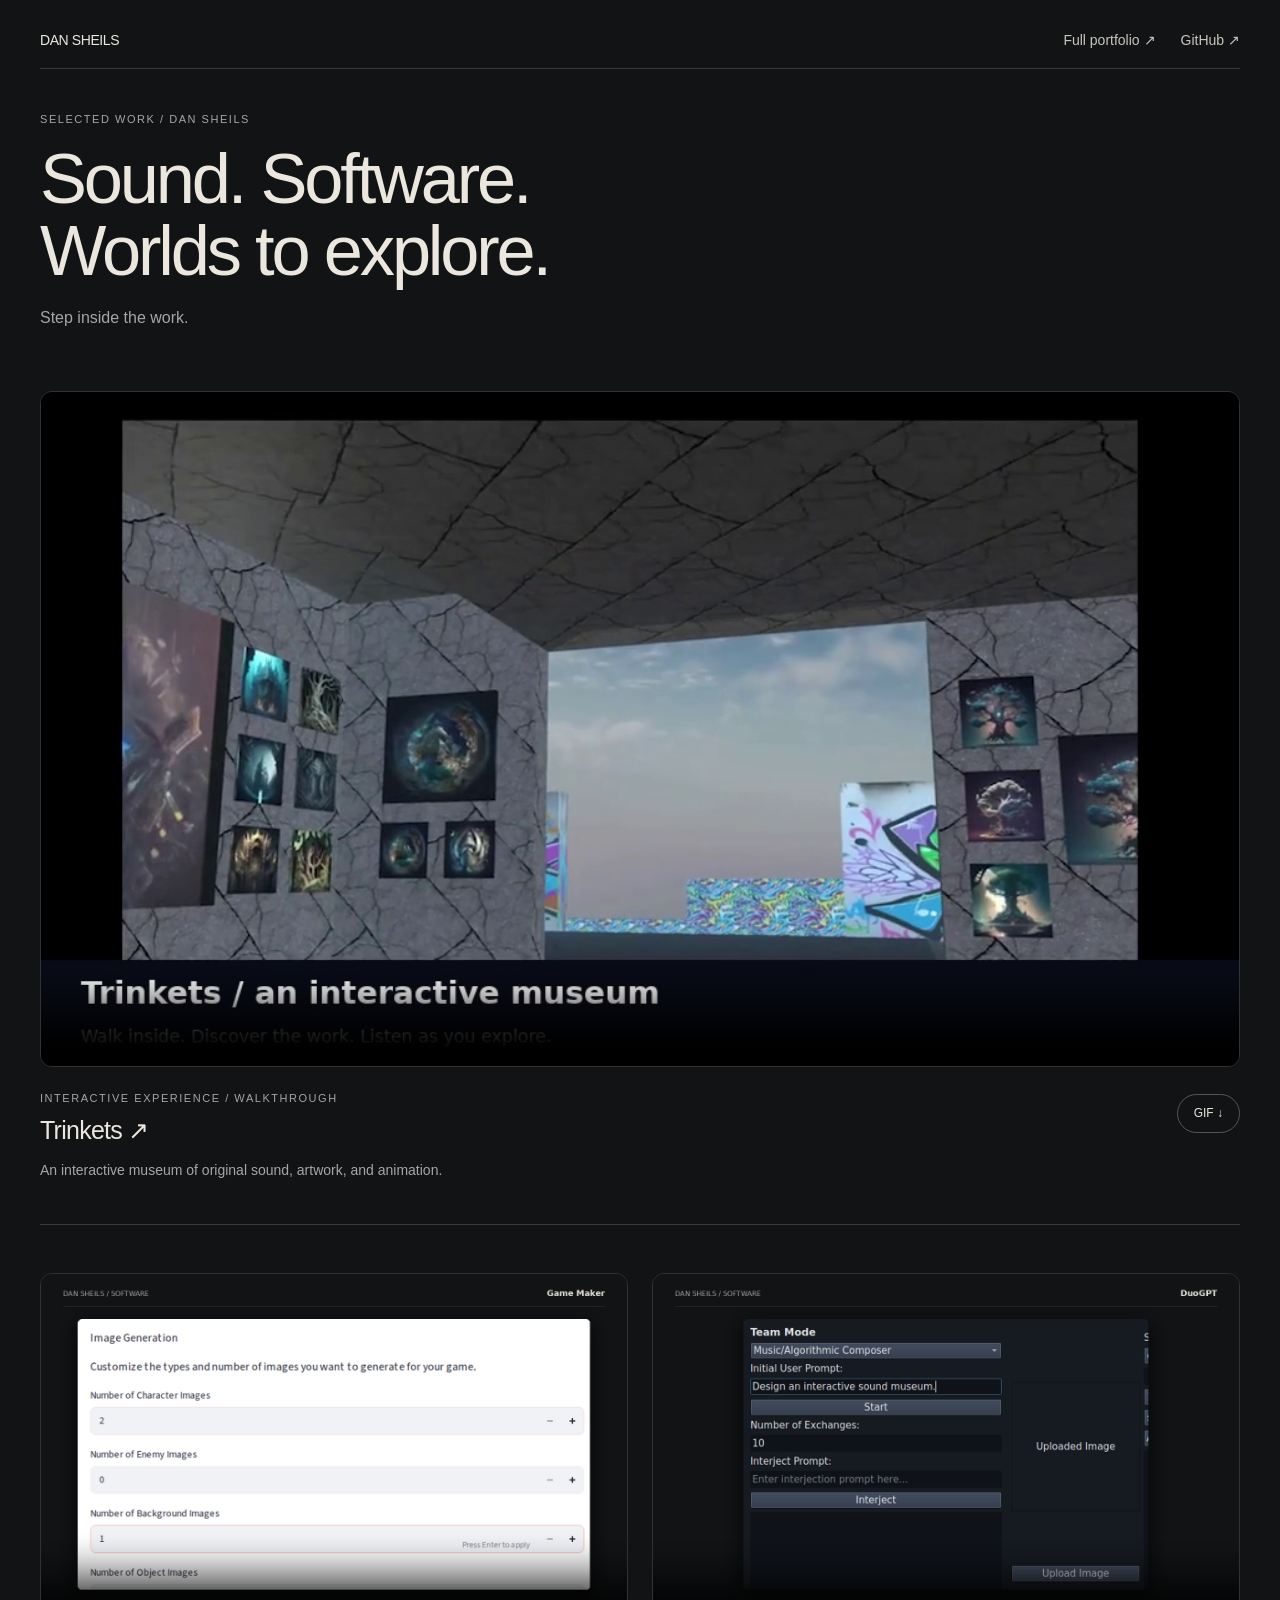
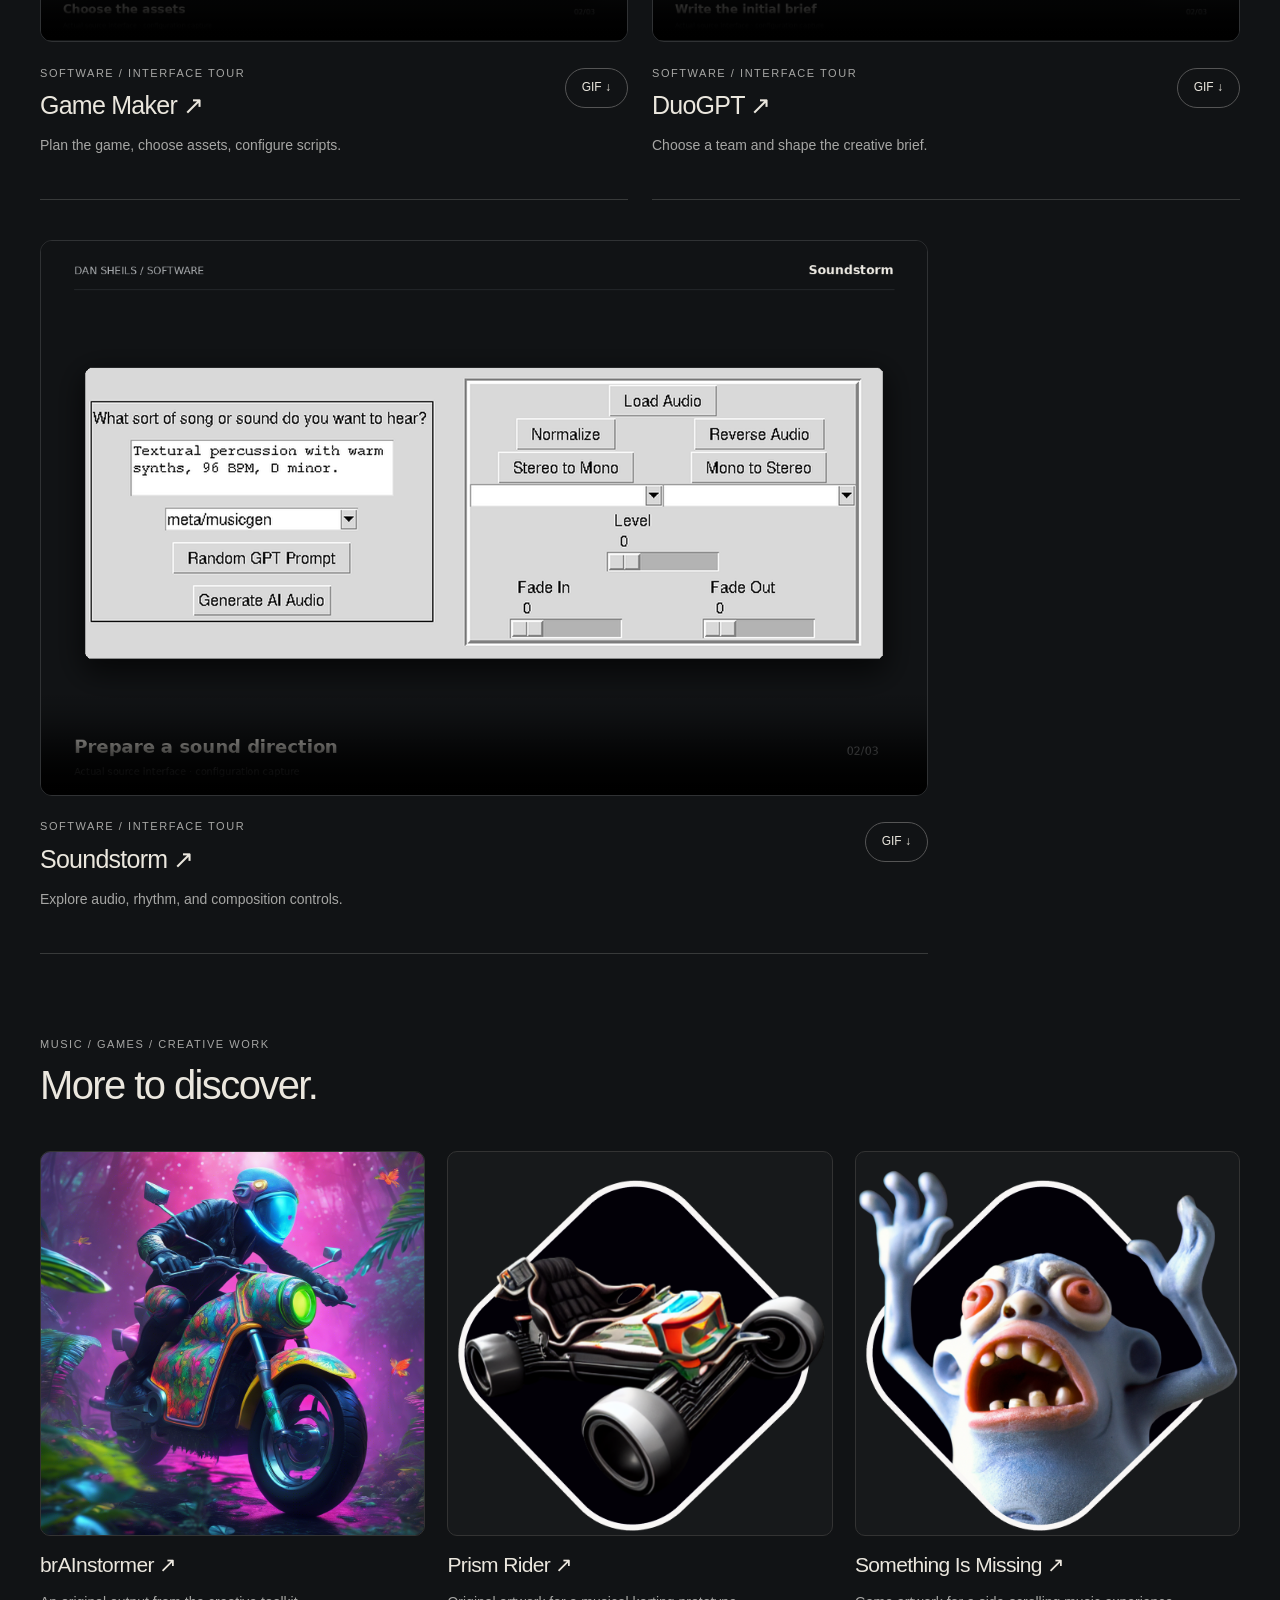
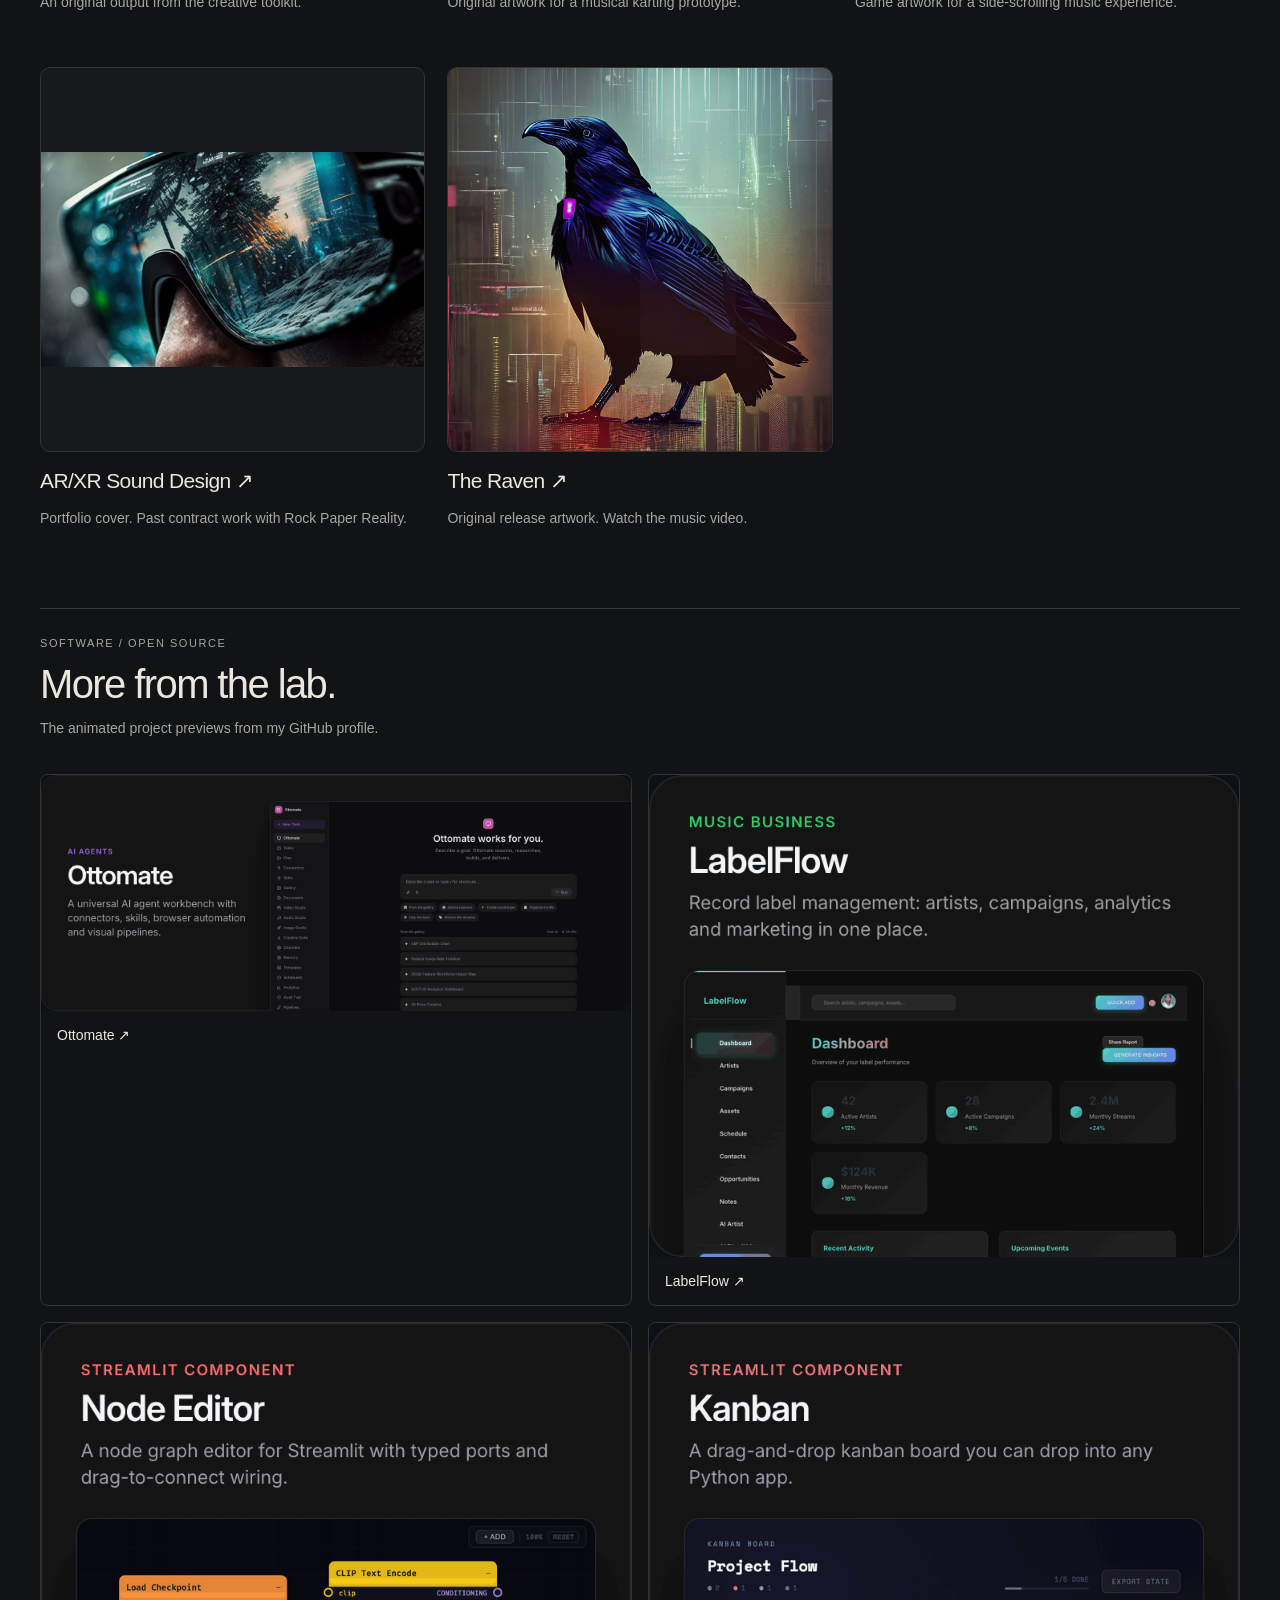
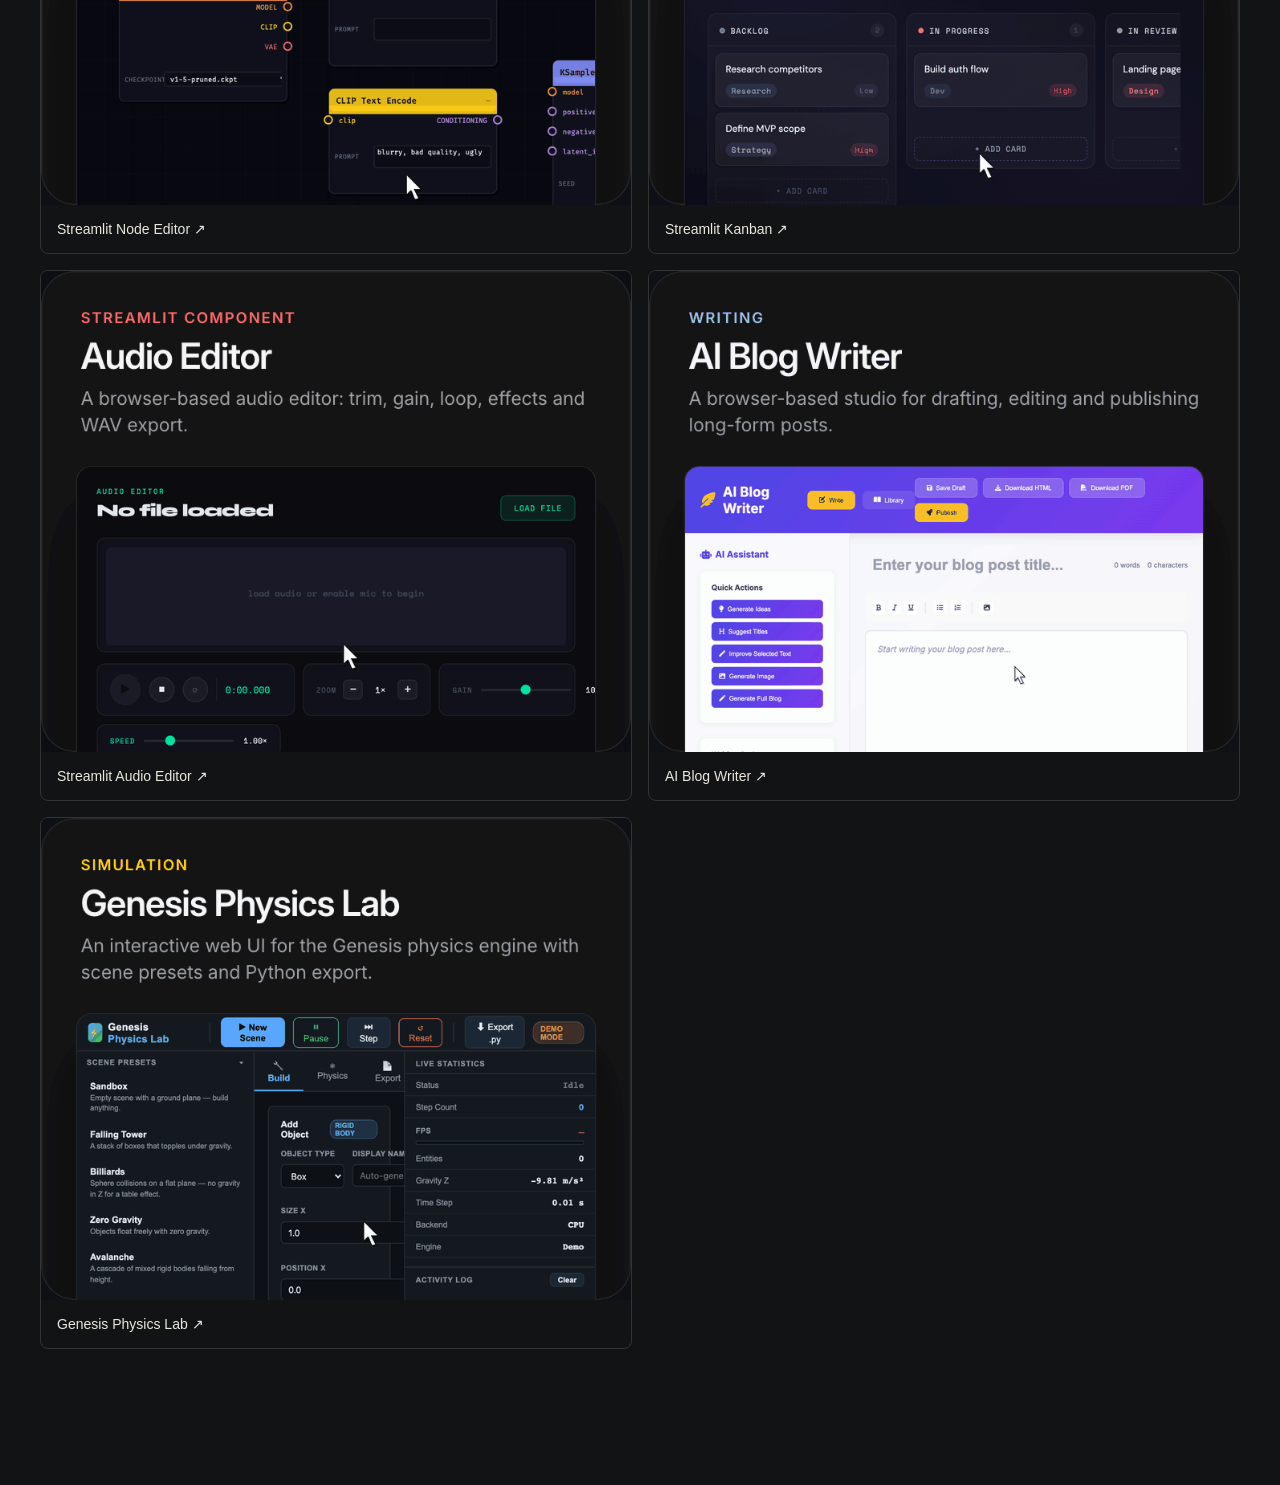
<file: preview-gallery.html>
<!doctype html><html lang="en"><head><meta charset="utf-8"><meta name="viewport" content="width=device-width"><title>Dan Sheils — Selected Work</title><link rel="stylesheet" href="proof.css"><style>body{margin:0;background:#111315;color:#ebe7de;font-family:Arial,sans-serif}a{text-decoration:none}.gallery-wrap{max-width:1240px;margin:auto;padding:32px 40px}.gallery-nav{display:flex;justify-content:space-between;border-bottom:1px solid #383a3a;padding:0 0 20px;font-size:14px}.gallery-nav a{color:#c8c5bd}.gallery-nav strong{font-weight:500;letter-spacing:-.03em}.gallery-nav div{display:flex;gap:25px}@media(max-width:700px){.gallery-wrap{padding:24px 20px}.gallery-nav{font-size:12px}}</style></head><body><main class="gallery-wrap"><nav class="gallery-nav"><strong>DAN SHEILS</strong><div><a href="index.html">Full portfolio ↗</a><a href="https://github.com/RhythrosaLabs">GitHub ↗</a></div></nav><div class="proof-work" id="motion-work"><div class="proof-intro"><span class="proof-type">SELECTED WORK / DAN SHEILS</span><h3>Sound. Software.<br>Worlds to explore.</h3><p>Step inside the work.</p></div><article class="proof-film proof-feature">
 <div class="proof-media"><video src="assets/previews/trinkets.mp4" poster="assets/previews/trinkets.png" controls muted loop playsinline preload="metadata" aria-label="Trinkets walkthrough"></video></div>
 <div class="proof-caption"><div><span class="proof-type">INTERACTIVE EXPERIENCE / WALKTHROUGH</span><h4><a href="https://noodlebake.itch.io/trinkets" target="_blank" rel="noopener noreferrer">Trinkets ↗</a></h4><p>An interactive museum of original sound, artwork, and animation.</p></div><a class="proof-download" href="assets/previews/trinkets.gif" download>GIF ↓</a></div></article><div class="proof-software"><article class="proof-film">
 <div class="proof-media"><video src="assets/previews/game-maker.mp4" poster="assets/previews/game-maker.png" controls muted loop playsinline preload="metadata" aria-label="Game Maker source interface tour"></video></div>
 <div class="proof-caption"><div><span class="proof-type">SOFTWARE / INTERFACE TOUR</span><h4><a href="https://github.com/RhythrosaLabs/game-maker-public-dev" target="_blank" rel="noopener noreferrer">Game Maker ↗</a></h4><p>Plan the game, choose assets, configure scripts.</p></div><a class="proof-download" href="assets/previews/game-maker.gif" download>GIF ↓</a></div></article><article class="proof-film">
 <div class="proof-media"><video src="assets/previews/duogpt.mp4" poster="assets/previews/duogpt.png" controls muted loop playsinline preload="metadata" aria-label="DuoGPT source interface tour"></video></div>
 <div class="proof-caption"><div><span class="proof-type">SOFTWARE / INTERFACE TOUR</span><h4><a href="https://github.com/RhythrosaLabs/DuoGPT" target="_blank" rel="noopener noreferrer">DuoGPT ↗</a></h4><p>Choose a team and shape the creative brief.</p></div><a class="proof-download" href="assets/previews/duogpt.gif" download>GIF ↓</a></div></article><article class="proof-film">
 <div class="proof-media"><video src="assets/previews/soundstorm.mp4" poster="assets/previews/soundstorm.png" controls muted loop playsinline preload="metadata" aria-label="Soundstorm source interface tour"></video></div>
 <div class="proof-caption"><div><span class="proof-type">SOFTWARE / INTERFACE TOUR</span><h4><a href="https://github.com/RhythrosaLabs/soundstorm" target="_blank" rel="noopener noreferrer">Soundstorm ↗</a></h4><p>Explore audio, rhythm, and composition controls.</p></div><a class="proof-download" href="assets/previews/soundstorm.gif" download>GIF ↓</a></div></article></div><div class="proof-heading"><span class="proof-type">MUSIC / GAMES / CREATIVE WORK</span><h3>More to discover.</h3></div><div class="proof-stills"><article class="proof-still"><a href="https://github.com/RhythrosaLabs/brAInstormer-cloud" target="_blank" rel="noopener noreferrer"><div class="proof-art"><img src="assets/project-stills/brainstormer.png" alt="brAInstormer — original output or portfolio artwork" loading="lazy" /></div><h4>brAInstormer ↗</h4></a><p>An original output from the creative toolkit.</p></article><article class="proof-still"><a href="https://danielsheils.myportfolio.com/game-design-1" target="_blank" rel="noopener noreferrer"><div class="proof-art"><img src="assets/project-stills/prism-rider.png" alt="Prism Rider — original output or portfolio artwork" loading="lazy" /></div><h4>Prism Rider ↗</h4></a><p>Original artwork for a musical karting prototype.</p></article><article class="proof-still"><a href="https://danielsheils.myportfolio.com/game-design-1" target="_blank" rel="noopener noreferrer"><div class="proof-art"><img src="assets/project-stills/something-is-missing.png" alt="Something Is Missing — original output or portfolio artwork" loading="lazy" /></div><h4>Something Is Missing ↗</h4></a><p>Game artwork for a side-scrolling music experience.</p></article><article class="proof-still"><a href="https://danielsheils.myportfolio.com/ar-sound-design" target="_blank" rel="noopener noreferrer"><div class="proof-art"><img src="assets/project-stills/xr-sound.png" alt="AR/XR Sound Design — original output or portfolio artwork" loading="lazy" /></div><h4>AR/XR Sound Design ↗</h4></a><p>Portfolio cover. Past contract work with Rock Paper Reality.</p></article><article class="proof-still"><a href="https://youtu.be/TU3OLogr1ew" target="_blank" rel="noopener noreferrer"><div class="proof-art"><img src="assets/project-stills/the-raven.jpg" alt="The Raven — original output or portfolio artwork" loading="lazy" /></div><h4>The Raven ↗</h4></a><p>Original release artwork. Watch the music video.</p></article></div><section class="proof-more" aria-labelledby="github-previews-heading"><div class="proof-heading"><span class="proof-type">SOFTWARE / OPEN SOURCE</span><h3 id="github-previews-heading">More from the lab.</h3><p>The animated project previews from my GitHub profile.</p></div><div class="walkthrough-grid"><a class="walkthrough-card" href="https://github.com/RhythrosaLabs/otto-mate-2" target="_blank" rel="noopener noreferrer">
          <img src="assets/github-previews/card-ottomate-dark.gif" alt="Ottomate: a universal AI agent workbench with connectors, skills, browser automation and visual pipelines" loading="lazy" decoding="async" />
          <span>Ottomate <span aria-hidden="true">↗</span></span>
        </a><a class="walkthrough-card" href="https://github.com/RhythrosaLabs/labelflow" target="_blank" rel="noopener noreferrer">
          <img src="assets/github-previews/card-labelflow-dark.gif" alt="LabelFlow: record label management for artists, campaigns, analytics and marketing" loading="lazy" decoding="async" />
          <span>LabelFlow <span aria-hidden="true">↗</span></span>
        </a><a class="walkthrough-card" href="https://github.com/RhythrosaLabs/streamlit-node-editor" target="_blank" rel="noopener noreferrer">
          <img src="assets/github-previews/card-node-editor-dark.gif" alt="Streamlit Node Editor: a node graph editor with typed ports and drag-to-connect wiring" loading="lazy" decoding="async" />
          <span>Streamlit Node Editor <span aria-hidden="true">↗</span></span>
        </a><a class="walkthrough-card" href="https://github.com/RhythrosaLabs/streamlit-kanban" target="_blank" rel="noopener noreferrer">
          <img src="assets/github-previews/card-kanban-dark.gif" alt="Streamlit Kanban: a drag-and-drop kanban board for any Python app" loading="lazy" decoding="async" />
          <span>Streamlit Kanban <span aria-hidden="true">↗</span></span>
        </a><a class="walkthrough-card" href="https://github.com/RhythrosaLabs/streamlit-audio-editor" target="_blank" rel="noopener noreferrer">
          <img src="assets/github-previews/card-audio-editor-dark.gif" alt="Streamlit Audio Editor: trim, gain, loop, effects and WAV export in the browser" loading="lazy" decoding="async" />
          <span>Streamlit Audio Editor <span aria-hidden="true">↗</span></span>
        </a><a class="walkthrough-card" href="https://github.com/RhythrosaLabs/ai-blog-writer" target="_blank" rel="noopener noreferrer">
          <img src="assets/github-previews/card-blog-writer-dark.gif" alt="AI Blog Writer: a browser-based studio for drafting, editing and publishing long-form posts" loading="lazy" decoding="async" />
          <span>AI Blog Writer <span aria-hidden="true">↗</span></span>
        </a><a class="walkthrough-card" href="https://github.com/RhythrosaLabs/genesis-physics-lab" target="_blank" rel="noopener noreferrer">
          <img src="assets/github-previews/card-genesis-dark.gif" alt="Genesis Physics Lab: an interactive web UI for the Genesis physics engine" loading="lazy" decoding="async" />
          <span>Genesis Physics Lab <span aria-hidden="true">↗</span></span>
        </a></div></section></div></main><script src="proof.js"></script></body></html>
</file>
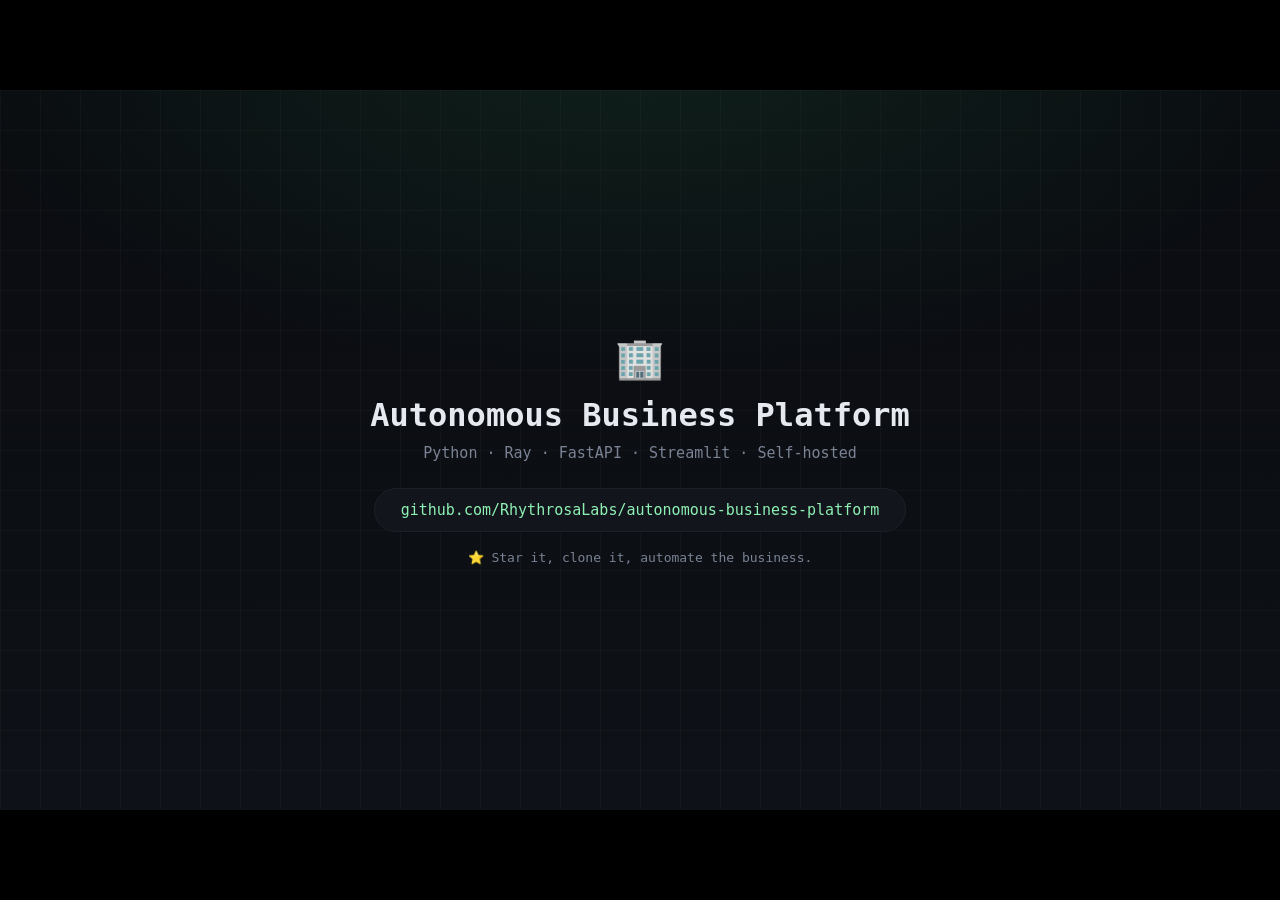
<file: assets/project-previews/autonomous-business-platform-overview.html>
<!DOCTYPE html>
<html lang="en">
<head>
<meta charset="UTF-8">
<title>Autonomous Business Platform Demo</title>
<style>
  :root{ --bg:#0a0c10; --bg2:#0e1117; --line:#1c2129;
    --accent:#3ddc84; --accent2:#8ef0b3; --text:#e6e9ef; --dim:#7a8394; --prompt:#4a9eff; }
  *{box-sizing:border-box; margin:0; padding:0;}
  html,body{ width:100%; height:100%; margin:0; background:#000; overflow:hidden;
    font-family:'SF Mono','Menlo','Consolas',monospace; color:var(--text);
    display:flex; align-items:center; justify-content:center; }
  #stage{ position:relative; width:1280px; height:720px; flex-shrink:0; transform-origin:center center;
    background: radial-gradient(1200px 600px at 50% -10%, rgba(61,220,132,0.10), transparent 60%),
      linear-gradient(180deg, var(--bg) 0%, var(--bg2) 100%); }
  .grid-overlay{ position:absolute; inset:0;
    background-image: linear-gradient(rgba(255,255,255,0.025) 1px, transparent 1px),
      linear-gradient(90deg, rgba(255,255,255,0.025) 1px, transparent 1px);
    background-size:40px 40px; pointer-events:none; }
  .scene{ position:absolute; inset:0; display:flex; flex-direction:column;
    align-items:center; justify-content:center; opacity:0; }

  #s1{ animation: f1 3.2s ease forwards; }
  .logo-row{ display:flex; align-items:center; gap:20px; }
  .bolt{ font-size:56px; color:var(--accent); filter:drop-shadow(0 0 24px rgba(61,220,132,0.5));
    opacity:0; transform:scale(0.4); animation: boltIn 0.7s cubic-bezier(.2,1.4,.4,1) 0.15s forwards; }
  .wordmark{ font-size:44px; font-weight:700; letter-spacing:0.5px;
    opacity:0; transform:translateY(14px); animation: wordIn 0.7s ease 0.35s forwards; }
  .tagline{ margin-top:18px; font-size:17px; color:var(--dim);
    opacity:0; animation: wordIn 0.7s ease 0.85s forwards; }

  #s2{ animation: f2 6.6s ease forwards; animation-delay:3.0s; }
  .term-window{ width:900px; height:400px; background:#0d0f14; border:1px solid var(--line);
    border-radius:12px; box-shadow:0 30px 80px rgba(0,0,0,0.55); overflow:hidden; }
  .term-bar{ height:38px; background:#12151c; display:flex; align-items:center; gap:8px; padding:0 14px;
    border-bottom:1px solid var(--line); }
  .dot{ width:11px; height:11px; border-radius:50%; }
  .dot.r{background:#ff5f57;} .dot.y{background:#febc2e;} .dot.g{background:#28c840;}
  .term-title{ margin-left:14px; font-size:12px; color:var(--dim); }
  .term-body{ padding:22px 26px; font-size:16px; line-height:1.9; }
  .prompt{ color:var(--prompt); } .comment{ color:var(--dim); }
  .cursor{ display:inline-block; width:9px; height:18px; background:var(--accent); vertical-align:-3px;
    animation:blink 1s steps(1) infinite; }

  #s3{ animation: f3 8.4s ease forwards; animation-delay:9.4s; flex-direction:column; }
  .head{ font-size:15px; letter-spacing:3px; color:var(--accent2); text-transform:uppercase;
    margin-bottom:26px; opacity:0; animation: wordIn 0.6s ease 0.1s forwards; }
  .card-grid{ display:grid; grid-template-columns:repeat(3, 260px); gap:20px; }
  .card{ background:#11141b; border:1px solid var(--line); border-radius:12px; padding:20px 20px 18px;
    opacity:0; transform:translateY(18px); }
  .card .icon{ font-size:22px; margin-bottom:10px; }
  .card .title{ font-size:15px; font-weight:700; margin-bottom:6px; }
  .card .desc{ font-size:12.5px; color:var(--dim); line-height:1.5; }
  .card:nth-child(1){ animation: cIn 0.55s ease 0.35s forwards; }
  .card:nth-child(2){ animation: cIn 0.55s ease 0.55s forwards; }
  .card:nth-child(3){ animation: cIn 0.55s ease 0.75s forwards; }
  .card:nth-child(4){ animation: cIn 0.55s ease 0.95s forwards; }
  .card:nth-child(5){ animation: cIn 0.55s ease 1.15s forwards; }
  .card:nth-child(6){ animation: cIn 0.55s ease 1.35s forwards; }

  #s4{ animation: f4 5.4s ease forwards; animation-delay:17.6s; }
  .outro-bolt{ font-size:40px; color:var(--accent); opacity:0; animation:cIn 0.6s ease 0.15s forwards; }
  .outro-title{ font-size:32px; font-weight:800; margin-top:14px; opacity:0; animation:cIn 0.6s ease 0.3s forwards; }
  .outro-sub{ font-size:15px; color:var(--dim); margin-top:10px; opacity:0; animation:cIn 0.6s ease 0.45s forwards; }
  .outro-repo{ margin-top:26px; padding:12px 26px; border:1px solid var(--line); border-radius:999px;
    font-size:15px; color:var(--accent2); background:#12151c; opacity:0; animation:cIn 0.6s ease 0.6s forwards; }
  .outro-star{ margin-top:18px; font-size:13px; color:var(--dim); opacity:0; animation:cIn 0.6s ease 0.75s forwards; }

  @keyframes boltIn{ to{opacity:1; transform:scale(1);} }
  @keyframes wordIn{ to{opacity:1; transform:translateY(0);} }
  @keyframes cIn{ to{opacity:1; transform:translateY(0);} }
  @keyframes blink{ 50%{opacity:0;} }
  @keyframes f1{ 0%{opacity:0;} 8%{opacity:1;} 84%{opacity:1;} 100%{opacity:0;} }
  @keyframes f2{ 0%{opacity:0;} 5%{opacity:1;} 90%{opacity:1;} 100%{opacity:0;} }
  @keyframes f3{ 0%{opacity:0;} 4%{opacity:1;} 92%{opacity:1;} 100%{opacity:0;} }
  @keyframes f4{ 0%{opacity:0;} 6%{opacity:1;} 100%{opacity:1;} }
</style>
</head>
<body>
<div id="stage">
  <div class="grid-overlay"></div>

  <div class="scene" id="s1">
    <div class="logo-row"><div class="bolt">🏢</div><div class="wordmark">AUTONOMOUS BUSINESS PLATFORM</div></div>
    <div class="tagline">AI-powered marketing, content & e-commerce automation</div>
  </div>

  <div class="scene" id="s2">
    <div class="term-window">
      <div class="term-bar"><div class="dot r"></div><div class="dot y"></div><div class="dot g"></div>
        <div class="term-title">bash — autonomous-business-platform</div></div>
      <div class="term-body" id="term-body"></div>
    </div>
  </div>

  <div class="scene" id="s3">
    <div class="head">Key Capabilities</div>
    <div class="card-grid">
      <div class="card"><div class="icon">📢</div><div class="title">Marketing Automation</div><div class="desc">Production-ready campaign generation, end to end.</div></div>
      <div class="card"><div class="icon">✍️</div><div class="title">Content Generation</div><div class="desc">AI-driven copy, media, and creative assets on demand.</div></div>
      <div class="card"><div class="icon">🛒</div><div class="title">E-Commerce Integration</div><div class="desc">Connects directly to Shopify for live storefront sync.</div></div>
      <div class="card"><div class="icon">🕸️</div><div class="title">Ray-Powered</div><div class="desc">Distributed multi-agent orchestration at scale.</div></div>
      <div class="card"><div class="icon">⚡</div><div class="title">FastAPI Backend</div><div class="desc">Async API layer for agent workflows and webhooks.</div></div>
      <div class="card"><div class="icon">📊</div><div class="title">Streamlit Dashboard</div><div class="desc">Live control panel for every automated workflow.</div></div>
    </div>
  </div>

  <div class="scene" id="s4">
    <div class="outro-bolt">🏢</div>
    <div class="outro-title">Autonomous Business Platform</div>
    <div class="outro-sub">Python · Ray · FastAPI · Streamlit · Self-hosted</div>
    <div class="outro-repo">github.com/RhythrosaLabs/autonomous-business-platform</div>
    <div class="outro-star">⭐ Star it, clone it, automate the business.</div>
  </div>
</div>

<script>
  (function(){
    var stage = document.getElementById('stage');
    function fit(){
      var scale = Math.min(window.innerWidth/1280, window.innerHeight/720);
      stage.style.transform = 'scale(' + scale + ')';
    }
    window.addEventListener('resize', fit);
    window.addEventListener('load', fit);
    fit();
  })();
</script>
<script>
  const lines = [
    "$ git clone https://github.com/RhythrosaLabs/autonomous-business-platform.git",
    "$ cd autonomous-business-platform",
    "$ pip install -r requirements.txt",
    "$ streamlit run app.py",
    "\n✓ Ray cluster online · agents ready"
  ];
  const body = document.getElementById('term-body');
  const full = lines.join("\n");
  let i = 0;
  function typeChar(){
    if(i <= full.length){
      body.innerHTML = full.slice(0, i).replace(/\n/g,'<br>') + '<span class="cursor"></span>';
      i += 2; setTimeout(typeChar, 22);
    } else {
      body.innerHTML = full.replace(/\n/g,'<br>') + '<span class="cursor"></span>';
    }
  }
  setTimeout(typeChar, 3100);
</script>
<script>setTimeout(function(){location.reload();},25000);</script>
</body>
</html>
</file>
<file: style.css>
/* ============================================================
   BASE & RESET
   ============================================================ */
*, *::before, *::after {
  margin: 0;
  padding: 0;
  box-sizing: border-box;
}

:root {
  --bg:          #080808;
  --bg2:         #0e0e0e;
  --surface:     #111111;
  --border:      #1e1e1e;
  --accent:      #c8f542;
  --accent2:     #a8e832;
  --accent-glow: rgba(200,245,66,0.07);
  --text:        #e8e8e8;
  --muted:       #555;
  --mono:        'Space Mono', monospace;
  --sans:        'Space Grotesk', sans-serif;
  /* nav/overlay rgba backgrounds */
  --nav-bg:      rgba(8,8,8,0.80);
  --switcher-bg: rgba(8,8,8,0.72);
  --overlay-bg:  rgba(8,8,8,0.85);
}

[data-theme="plasma"] {
  --accent:      #00e5ff;
  --accent2:     #40f0ff;
  --accent-glow: rgba(0,229,255,0.07);
}
[data-theme="ember"] {
  --accent:      #ff6b35;
  --accent2:     #ff8f5e;
  --accent-glow: rgba(255,107,53,0.07);
}
[data-theme="violet"] {
  --accent:      #b06bff;
  --accent2:     #c98fff;
  --accent-glow: rgba(176,107,255,0.07);
}
[data-theme="rose"] {
  --accent:      #ff2d78;
  --accent2:     #ff6699;
  --accent-glow: rgba(255,45,120,0.07);
}

/* ── LIGHT MODE ── */
[data-light="1"] {
  --bg:          #f4f4f2;
  --bg2:         #ebebea;
  --surface:     #e4e4e1;
  --border:      #ccccc8;
  --text:        #111111;
  --muted:       #888880;
  --nav-bg:      rgba(244,244,242,0.88);
  --switcher-bg: rgba(244,244,242,0.88);
  --overlay-bg:  rgba(244,244,242,0.90);
}
/* In light mode, accent colors are a touch darker for contrast */
[data-light="1"] { filter: none; }
[data-light="1"][data-theme=""] ,
[data-light="1"]:not([data-theme]),
[data-light="1"][data-theme="default"] {
  --accent:      #7ab800;
  --accent2:     #689f00;
  --accent-glow: rgba(122,184,0,0.10);
}
[data-light="1"][data-theme="plasma"] {
  --accent:      #0099bb;
  --accent2:     #007a99;
  --accent-glow: rgba(0,153,187,0.10);
}
[data-light="1"][data-theme="ember"] {
  --accent:      #d94f15;
  --accent2:     #b83d0d;
  --accent-glow: rgba(217,79,21,0.10);
}
[data-light="1"][data-theme="violet"] {
  --accent:      #7c3aed;
  --accent2:     #6620d4;
  --accent-glow: rgba(124,58,237,0.10);
}
[data-light="1"][data-theme="rose"] {
  --accent:      #d4004f;
  --accent2:     #aa003d;
  --accent-glow: rgba(212,0,79,0.10);
}

/* ============================================================
   THEME SWITCHER
   ============================================================ */
.theme-switcher {
  position: fixed;
  top: 1.15rem;
  left: 1.4rem;
  z-index: 200;
  display: flex;
  align-items: center;
  gap: 0.55rem;
  background: var(--switcher-bg);
  backdrop-filter: blur(10px);
  border: 1px solid var(--border);
  border-radius: 2px;
  padding: 0.45rem 0.75rem;
  transition: background 0.3s, border-color 0.3s;
}

.theme-switcher-label {
  font-family: var(--mono);
  font-size: 0.55rem;
  letter-spacing: 0.18em;
  color: var(--muted);
  margin-right: 0.2rem;
  text-transform: uppercase;
}

.theme-light-toggle {
  display: flex;
  align-items: center;
  justify-content: center;
  width: 22px;
  height: 22px;
  background: none;
  border: 1px solid var(--border);
  border-radius: 2px;
  cursor: none;
  color: var(--muted);
  font-size: 0.8rem;
  padding: 0;
  margin-left: 0.15rem;
  transition: color 0.2s, border-color 0.2s;
  line-height: 1;
}
.theme-light-toggle:hover { color: var(--accent); border-color: var(--accent); }
.theme-light-toggle.active { color: var(--accent); border-color: var(--accent); }

.theme-dot {
  width: 11px;
  height: 11px;
  border-radius: 50%;
  background: var(--dot);
  border: 1.5px solid transparent;
  padding: 0;
  cursor: none;
  opacity: 0.4;
  transition: opacity 0.2s, transform 0.2s, border-color 0.2s;
}

.theme-dot:hover {
  opacity: 0.9;
  transform: scale(1.35);
}

.theme-dot.active {
  opacity: 1;
  border-color: rgba(255,255,255,0.45);
  transform: scale(1.2);
}


html {
  scroll-behavior: smooth;
  font-size: 16px;
}

body {
  background: var(--bg);
  color: var(--text);
  font-family: var(--sans);
  line-height: 1.6;
  overflow-x: hidden;
  cursor: none;
}

a {
  color: inherit;
  text-decoration: none;
}

strong {
  font-weight: 600;
  color: #fff;
}

/* ============================================================
   NOISE OVERLAY
   ============================================================ */
.noise {
  position: fixed;
  inset: 0;
  z-index: 999;
  pointer-events: none;
  opacity: 0.025;
  background-image: url("data:image/svg+xml,%3Csvg viewBox='0 0 256 256' xmlns='http://www.w3.org/2000/svg'%3E%3Cfilter id='n'%3E%3CfeTurbulence type='fractalNoise' baseFrequency='0.9' numOctaves='4' stitchTiles='stitch'/%3E%3C/filter%3E%3Crect width='100%25' height='100%25' filter='url(%23n)'/%3E%3C/svg%3E");
  background-size: 200px 200px;
}

/* ============================================================
   BACKGROUND GRID
   ============================================================ */
.bg-grid {
  position: fixed;
  inset: 0;
  z-index: 0;
  pointer-events: none;
  background-image:
    linear-gradient(rgba(200,245,66,0.03) 1px, transparent 1px),
    linear-gradient(90deg, rgba(200,245,66,0.03) 1px, transparent 1px);
  background-size: 60px 60px;
  mask-image: radial-gradient(ellipse 80% 80% at 50% 50%, black 20%, transparent 100%);
}

/* ============================================================
   CUSTOM CURSOR
   ============================================================ */
.cursor {
  position: fixed;
  width: 10px;
  height: 10px;
  border-radius: 50%;
  background: var(--accent);
  pointer-events: none;
  z-index: 9999;
  transform: translate(-50%, -50%);
  transition: transform 0.05s;
  mix-blend-mode: difference;
}



/* ============================================================
   NAV
   ============================================================ */
nav {
  position: fixed;
  top: 0;
  left: 0;
  right: 0;
  z-index: 100;
  display: flex;
  align-items: center;
  justify-content: space-between;
  padding: 1.25rem 3rem;
  background: var(--nav-bg);
  backdrop-filter: blur(12px);
  border-bottom: 1px solid var(--border);
  transition: background 0.3s, border-color 0.3s;
}

.nav-logo {
  font-family: var(--sans);
  font-size: 1.25rem;
  font-weight: 700;
  color: var(--accent);
  letter-spacing: 0.05em;
}

.nav-built {
  font-family: var(--mono);
  font-size: 0.55rem;
  letter-spacing: 0.18em;
  text-transform: uppercase;
  color: var(--muted);
  border: 1px solid var(--border);
  padding: 0.25rem 0.6rem;
  border-radius: 2px;
  opacity: 0.7;
  transition: opacity 0.2s, color 0.2s;
}
.nav-built:hover { opacity: 1; color: var(--accent); }

.nav-links {
  display: flex;
  gap: 2rem;
}

.nav-links a {
  font-family: var(--mono);
  font-size: 0.75rem;
  letter-spacing: 0.12em;
  text-transform: uppercase;
  color: var(--muted);
  transition: color 0.2s;
  position: relative;
}

.nav-links a::after {
  content: '';
  position: absolute;
  bottom: -2px;
  left: 0;
  width: 0;
  height: 1px;
  background: var(--accent);
  transition: width 0.3s;
}

.nav-links a:hover { color: var(--accent); }
.nav-links a:hover::after { width: 100%; }

/* ============================================================
   BLINK
   ============================================================ */
.blink {
  animation: blink 1.1s step-end infinite;
}

@keyframes blink {
  0%, 100% { opacity: 1; }
  50% { opacity: 0; }
}

/* ============================================================
   HERO
   ============================================================ */
.hero {
  position: relative;
  z-index: 1;
  min-height: 100vh;
  display: flex;
  flex-direction: row;
  align-items: center;
  gap: 4rem;
  padding: 8rem 3rem 4rem;
  max-width: 1200px;
  margin: 0 auto;
  overflow: hidden;
}

.hero-left {
  flex: 1;
  min-width: 0;
  display: flex;
  flex-direction: column;
  justify-content: center;
}

.hero-tag {
  font-family: var(--mono);
  font-size: 0.7rem;
  letter-spacing: 0.25em;
  color: var(--accent);
  text-transform: uppercase;
  margin-bottom: 1.5rem;
  opacity: 0;
  animation: fadeUp 0.8s 0.2s forwards;
}

.hero-title {
  font-size: clamp(4rem, 12vw, 10rem);
  font-weight: 700;
  line-height: 0.9;
  letter-spacing: -0.03em;
  margin-bottom: 1.5rem;
  overflow: hidden;
}

.hero-title .line {
  display: block;
  opacity: 0;
  transform: translateY(60px);
  animation: slideUp 0.9s cubic-bezier(0.16, 1, 0.3, 1) forwards;
}

.hero-title .line:nth-child(1) { animation-delay: 0.3s; }
.hero-title .line:nth-child(2) { animation-delay: 0.45s; }

.hero-title .accent {
  color: var(--accent);
  -webkit-text-stroke: 0px;
}

.hero-sub {
  font-size: 1.1rem;
  color: #aaa;
  line-height: 1.7;
  max-width: 500px;
  opacity: 0;
  animation: fadeUp 0.8s 0.7s forwards;
  margin-bottom: 2rem;
}

.hero-badges {
  display: flex;
  flex-wrap: wrap;
  gap: 0.5rem;
  margin-bottom: 2.5rem;
  opacity: 0;
  animation: fadeUp 0.8s 0.85s forwards;
}

.badge {
  font-family: var(--mono);
  font-size: 0.65rem;
  letter-spacing: 0.1em;
  text-transform: uppercase;
  padding: 0.35rem 0.75rem;
  border: 1px solid var(--border);
  border-radius: 2px;
  color: var(--muted);
  background: var(--surface);
  transition: border-color 0.2s, color 0.2s;
}

.badge:hover {
  border-color: var(--accent);
  color: var(--accent);
}

.hero-cta {
  display: flex;
  gap: 1rem;
  opacity: 0;
  animation: fadeUp 0.8s 1s forwards;
}

.btn-primary {
  font-family: var(--mono);
  font-size: 0.8rem;
  letter-spacing: 0.1em;
  text-transform: uppercase;
  padding: 0.85rem 2rem;
  background: var(--accent);
  color: #080808;
  font-weight: 700;
  border: 1px solid var(--accent);
  transition: background 0.2s, color 0.2s, transform 0.2s;
}

.btn-primary:hover {
  background: transparent;
  color: var(--accent);
  transform: translateY(-2px);
}

.btn-ghost {
  font-family: var(--mono);
  font-size: 0.8rem;
  letter-spacing: 0.1em;
  text-transform: uppercase;
  padding: 0.85rem 2rem;
  border: 1px solid var(--border);
  color: #aaa;
  transition: border-color 0.2s, color 0.2s, transform 0.2s;
}

.btn-ghost:hover {
  border-color: var(--accent);
  color: var(--accent);
  transform: translateY(-2px);
}

.hero-scroll-indicator {
  position: absolute;
  bottom: 2.5rem;
  right: 3rem;
  display: flex;
  flex-direction: column;
  align-items: center;
  gap: 0.5rem;
  opacity: 0;
  animation: fadeUp 0.8s 1.3s forwards;
}

.scroll-line {
  width: 1px;
  height: 60px;
  background: linear-gradient(to bottom, var(--accent), transparent);
  animation: scrollPulse 2s ease-in-out infinite;
}

.hero-scroll-indicator span {
  font-family: var(--mono);
  font-size: 0.6rem;
  letter-spacing: 0.2em;
  color: var(--muted);
  writing-mode: vertical-rl;
}

@keyframes scrollPulse {
  0%, 100% { transform: scaleY(1); opacity: 1; }
  50% { transform: scaleY(0.6); opacity: 0.5; }
}

/* ============================================================
   SECTIONS
   ============================================================ */
.section {
  position: relative;
  z-index: 1;
  padding: 7rem 3rem;
  max-width: 1200px;
  margin: 0 auto;
}

.section-dark {
  max-width: 100%;
  background: var(--bg2);
  border-top: 1px solid var(--border);
  border-bottom: 1px solid var(--border);
  padding: 7rem 0;
}

.section-dark > * {
  max-width: 1200px;
  margin-left: auto;
  margin-right: auto;
  padding-left: 3rem;
  padding-right: 3rem;
}

.section-dark .section-title,
.section-dark .skills-grid,
.section-dark .timeline {
  max-width: 1200px;
  margin-left: auto;
  margin-right: auto;
  padding-left: 3rem;
  padding-right: 3rem;
}

.section-label {
  font-family: var(--mono);
  font-size: 0.65rem;
  letter-spacing: 0.25em;
  text-transform: uppercase;
  color: var(--accent);
  margin-bottom: 1.5rem;
}

.section-title {
  font-size: clamp(2rem, 5vw, 4rem);
  font-weight: 700;
  line-height: 1.05;
  letter-spacing: -0.02em;
  margin-bottom: 3rem;
}

.section-title .accent { color: var(--accent); }

/* ============================================================
   ABOUT
   ============================================================ */
.about-grid {
  display: grid;
  grid-template-columns: 1fr 1fr;
  gap: 5rem;
  align-items: start;
}

.about-text p {
  color: #aaa;
  margin-bottom: 1.25rem;
  font-size: 1.05rem;
  line-height: 1.75;
}

.about-stats {
  display: grid;
  grid-template-columns: 1fr 1fr;
  gap: 1.5rem;
}

.stat-card {
  background: var(--surface);
  border: 1px solid var(--border);
  padding: 1.75rem 1.5rem;
  position: relative;
  overflow: hidden;
  transition: border-color 0.3s, transform 0.3s;
}

.stat-card::before {
  content: '';
  position: absolute;
  top: 0; left: 0;
  width: 3px; height: 100%;
  background: var(--accent);
  transform: scaleY(0);
  transform-origin: bottom;
  transition: transform 0.3s;
}

.stat-card:hover {
  border-color: var(--accent);
  transform: translateY(-4px);
}

.stat-card:hover::before {
  transform: scaleY(1);
}

.stat-num {
  font-family: var(--mono);
  font-size: 2.5rem;
  font-weight: 700;
  color: var(--accent);
  line-height: 1;
  margin-bottom: 0.4rem;
}

.stat-label {
  font-family: var(--mono);
  font-size: 0.7rem;
  letter-spacing: 0.1em;
  text-transform: uppercase;
  color: var(--muted);
}

/* ============================================================
   SKILLS
   ============================================================ */
.skills-grid {
  display: grid;
  grid-template-columns: repeat(3, 1fr);
  gap: 1.5px;
  background: var(--border);
  border: 1px solid var(--border);
}

.skill-block {
  background: var(--bg2);
  padding: 2.5rem 2rem;
  transition: background 0.3s;
  opacity: 0;
  transform: translateY(20px);
}

.skill-block.visible {
  animation: fadeUp 0.6s forwards;
}

.skill-block:hover {
  background: #151515;
}

.skill-icon {
  font-size: 1.5rem;
  margin-bottom: 1rem;
  color: var(--accent);
}

.skill-block h3 {
  font-size: 1.1rem;
  font-weight: 600;
  margin-bottom: 0.75rem;
  color: #fff;
}

.skill-block p {
  font-size: 0.9rem;
  color: #777;
  line-height: 1.65;
  margin-bottom: 1.25rem;
}

.skill-tags {
  display: flex;
  flex-wrap: wrap;
  gap: 0.4rem;
}

.skill-tags span {
  font-family: var(--mono);
  font-size: 0.6rem;
  letter-spacing: 0.08em;
  text-transform: uppercase;
  padding: 0.2rem 0.5rem;
  border: 1px solid var(--border);
  color: var(--muted);
}

/* ============================================================
   PROJECTS
   ============================================================ */
.projects-list {
  display: flex;
  flex-direction: column;
  gap: 0;
  border: 1px solid var(--border);
  margin-bottom: 2.5rem;
}

.project-item {
  display: grid;
  grid-template-columns: 160px 1fr;
  gap: 2rem;
  padding: 2rem 2.5rem;
  border-bottom: 1px solid var(--border);
  position: relative;
  overflow: hidden;
  transition: background 0.3s;
  cursor: default;
}

.project-item:last-child { border-bottom: none; }

.project-item::before {
  content: '';
  position: absolute;
  inset: 0;
  background: linear-gradient(90deg, rgba(200,245,66,0.03), transparent);
  opacity: 0;
  transition: opacity 0.3s;
  pointer-events: none;
}

.project-item:hover::before { opacity: 1; }
.project-item:hover { background: #0d0d0d; }

.project-bar {
  position: absolute;
  left: 0; top: 0; bottom: 0;
  width: 3px;
  background: var(--accent);
  transform: scaleY(0);
  transform-origin: bottom;
  transition: transform 0.4s cubic-bezier(0.16, 1, 0.3, 1);
}

.project-item:hover .project-bar { transform: scaleY(1); }

.project-meta {
  display: flex;
  flex-direction: column;
  gap: 0.75rem;
  padding-top: 0.2rem;
}

.project-num {
  font-family: var(--mono);
  font-size: 0.65rem;
  letter-spacing: 0.2em;
  color: var(--accent);
}

.project-tags-inline {
  display: flex;
  flex-direction: column;
  gap: 0.3rem;
}

.project-tags-inline span {
  font-family: var(--mono);
  font-size: 0.6rem;
  letter-spacing: 0.08em;
  text-transform: uppercase;
  color: var(--muted);
  transition: color 0.2s;
}

.project-content h3 {
  font-size: 1.3rem;
  font-weight: 600;
  color: #fff;
  margin-bottom: 0.6rem;
  transition: color 0.2s;
}

.project-item:hover .project-content h3 { color: var(--accent); }
.project-item:hover .project-tags-inline span { color: var(--accent); }

.project-content p {
  font-size: 0.95rem;
  color: #777;
  line-height: 1.7;
  margin-bottom: 1rem;
}

.project-links {
  display: flex;
  gap: 1rem;
}

.project-links a {
  font-family: var(--mono);
  font-size: 0.7rem;
  letter-spacing: 0.1em;
  text-transform: uppercase;
  color: var(--accent);
  border-bottom: 1px solid transparent;
  transition: border-color 0.2s;
  padding-bottom: 1px;
}

.project-links a:hover { border-color: var(--accent); }

.projects-more {
  display: flex;
  gap: 1rem;
}

/* ============================================================
   PROJECTS HEADER / VIEW TOGGLE
   ============================================================ */
.projects-header {
  display: flex;
  align-items: flex-end;
  justify-content: space-between;
  margin-bottom: 2.5rem;
}

.projects-header .section-title {
  margin-bottom: 0;
}

.pview-btns {
  display: flex;
  gap: 0.35rem;
  margin-bottom: 0.4rem;
}

.pview-btn {
  font-family: var(--mono);
  font-size: 0.55rem;
  letter-spacing: 0.18em;
  text-transform: uppercase;
  color: var(--muted);
  background: none;
  border: 1px solid var(--border);
  border-radius: 2px;
  padding: 0.3rem 0.65rem;
  cursor: none;
  transition: color 0.2s, border-color 0.2s;
}

.pview-btn:hover { color: var(--text); border-color: var(--muted); }
.pview-btn.active { color: var(--accent); border-color: var(--accent); }

/* ============================================================
   PROJECTS CAROUSEL
   ============================================================ */
.projects-carousel {
  display: none;
  border: 1px solid var(--border);
  position: relative;
  overflow: hidden;
  margin-bottom: 2.5rem;
}

.projects-carousel.active {
  display: block;
}

.pcarousel-track {
  position: relative;
}

.pcarousel-slide {
  display: none;
  padding: 3.5rem 4rem 2.5rem;
  position: relative;
  border-left: 3px solid transparent;
  height: 340px;
  overflow: hidden;
  transition: background 0.35s;
}

.pcarousel-slide.active {
  display: block;
  border-left-color: var(--accent);
  animation: pslide-in 0.4s cubic-bezier(0.16, 1, 0.3, 1);
}

.pcarousel-slide.active:hover {
  background: linear-gradient(
    135deg,
    color-mix(in srgb, var(--accent) 7%, transparent) 0%,
    transparent 55%
  );
}

.pcarousel-slide.active:hover .pcarousel-title {
  background-image: linear-gradient(90deg, var(--accent), color-mix(in srgb, var(--accent) 55%, #fff));
  -webkit-background-clip: text;
  background-clip: text;
  -webkit-text-fill-color: transparent;
}

/* reset when not hovered so color scheme changes don't stick in light mode */
.pcarousel-slide:not(:hover) .pcarousel-title {
  background-image: none;
  -webkit-text-fill-color: inherit;
}

@keyframes pslide-in {
  from { opacity: 0; transform: translateX(18px); }
  to   { opacity: 1; transform: translateX(0); }
}

.pcarousel-bg-num {
  position: absolute;
  right: 2.5rem;
  bottom: -1.5rem;
  font-family: var(--mono);
  font-weight: 700;
  font-size: 11rem;
  line-height: 1;
  color: var(--border);
  pointer-events: none;
  user-select: none;
  transition: color 0.4s, transform 0.4s cubic-bezier(0.16, 1, 0.3, 1);
}

.pcarousel-slide.active:hover .pcarousel-bg-num {
  color: color-mix(in srgb, var(--accent) 28%, transparent);
  transform: scale(1.04) translateY(-4px);
}

.pcarousel-slide-top {
  display: flex;
  align-items: center;
  gap: 0.75rem;
  margin-bottom: 1.75rem;
}

.pcarousel-num {
  font-family: var(--mono);
  font-size: 0.65rem;
  letter-spacing: 0.2em;
  color: var(--accent);
  flex-shrink: 0;
}

.pcarousel-tags {
  display: flex;
  gap: 0.45rem;
  flex-wrap: wrap;
}

.pcarousel-tags span {
  font-family: var(--mono);
  font-size: 0.58rem;
  letter-spacing: 0.1em;
  text-transform: uppercase;
  color: var(--accent);
  border: 1px solid color-mix(in srgb, var(--accent) 40%, transparent);
  padding: 0.18rem 0.5rem;
  border-radius: 2px;
}

.pcarousel-title {
  font-size: clamp(1.8rem, 3vw, 2.8rem);
  font-weight: 700;
  color: #fff;
  margin-bottom: 1rem;
  line-height: 1.1;
  position: relative;
  z-index: 1;
}

.pcarousel-desc {
  font-size: 0.97rem;
  color: #777;
  line-height: 1.8;
  max-width: 700px;
  margin-bottom: 1.25rem;
  position: relative;
  z-index: 1;
  /* clamp to 2 lines so long descriptions don't blow out the fixed height */
  display: -webkit-box;
  -webkit-line-clamp: 2;
  -webkit-box-orient: vertical;
  overflow: hidden;
}

.pcarousel-links {
  display: flex;
  gap: 1rem;
  position: relative;
  z-index: 1;
}

.pcarousel-links a {
  font-family: var(--mono);
  font-size: 0.7rem;
  letter-spacing: 0.12em;
  text-transform: uppercase;
  color: var(--accent);
  border-bottom: 1px solid color-mix(in srgb, var(--accent) 50%, transparent);
  padding-bottom: 2px;
  transition: opacity 0.2s, border-color 0.2s;
}

.pcarousel-links a:hover { opacity: 0.7; border-color: var(--accent); }

.pcarousel-nav {
  display: flex;
  align-items: center;
  gap: 1rem;
  padding: 1rem 4rem;
  border-top: 1px solid var(--border);
  background: var(--bg2);
}

.pcarousel-arrow {
  font-family: var(--mono);
  font-size: 0.6rem;
  letter-spacing: 0.12em;
  background: none;
  border: 1px solid var(--border);
  color: var(--muted);
  padding: 0.3rem 0.8rem;
  border-radius: 2px;
  cursor: none;
  transition: color 0.2s, border-color 0.2s;
  flex-shrink: 0;
}

.pcarousel-arrow:hover { color: var(--accent); border-color: var(--accent); }

.pcarousel-dots {
  display: flex;
  gap: 0.4rem;
  flex: 1;
  justify-content: center;
  flex-wrap: wrap;
}

.pcarousel-dot {
  width: 5px;
  height: 5px;
  border-radius: 50%;
  background: var(--border);
  border: none;
  cursor: none;
  padding: 0;
  transition: background 0.2s, transform 0.2s;
}

.pcarousel-dot.active {
  background: var(--accent);
  transform: scale(1.5);
}

.pcarousel-counter {
  font-family: var(--mono);
  font-size: 0.6rem;
  letter-spacing: 0.15em;
  color: var(--muted);
  flex-shrink: 0;
  min-width: 4rem;
  text-align: right;
}

/* Auto-advance progress bar */
.pcarousel-progress {
  height: 2px;
  background: var(--border);
  position: relative;
  overflow: hidden;
}

.pcarousel-progress-bar {
  height: 100%;
  background: var(--accent);
  width: 0%;
  transition: width linear;
  transform-origin: left;
}

/* Slide category badge + stat row */
.pcarousel-category {
  font-family: var(--mono);
  font-size: 0.52rem;
  letter-spacing: 0.25em;
  text-transform: uppercase;
  color: var(--accent);
  opacity: 0.6;
  margin-bottom: 0.6rem;
}

.pcarousel-stat-row {
  display: flex;
  gap: 2rem;
  margin-bottom: 1.6rem;
  flex-wrap: wrap;
}

.pcarousel-stat {
  display: flex;
  flex-direction: column;
  gap: 0.2rem;
}

.pcarousel-stat-label {
  font-family: var(--mono);
  font-size: 0.48rem;
  letter-spacing: 0.2em;
  text-transform: uppercase;
  color: var(--muted);
}

.pcarousel-stat-value {
  font-family: var(--mono);
  font-size: 0.78rem;
  letter-spacing: 0.06em;
  color: var(--text);
}

/* ============================================================
   PROJECTS GRID
   ============================================================ */
.projects-grid {
  display: none;
  grid-template-columns: repeat(auto-fill, minmax(300px, 1fr));
  gap: 1px;
  background: var(--border);
  border: 1px solid var(--border);
  margin-bottom: 2.5rem;
}

.projects-grid.active {
  display: grid;
}

.pgrid-item {
  background: var(--bg);
  padding: 2rem;
  position: relative;
  overflow: hidden;
  transition: background 0.25s;
  cursor: default;
}

.pgrid-item::before {
  content: '';
  position: absolute;
  inset: 0;
  background: linear-gradient(135deg,
    color-mix(in srgb, var(--accent) 12%, transparent) 0%,
    transparent 60%);
  opacity: 0;
  transition: opacity 0.3s;
  pointer-events: none;
}

.pgrid-item:hover::before { opacity: 1; }
.pgrid-item:hover { background: var(--bg2); }

.pgrid-num {
  font-family: var(--mono);
  font-size: 0.58rem;
  letter-spacing: 0.2em;
  color: var(--accent);
  margin-bottom: 0.9rem;
}

.pgrid-title {
  font-size: 1.05rem;
  font-weight: 600;
  color: #fff;
  margin-bottom: 0.6rem;
  line-height: 1.25;
  transition: color 0.2s;
}

.pgrid-item:hover .pgrid-title { color: var(--accent); }

.pgrid-desc {
  font-size: 0.82rem;
  color: #777;
  line-height: 1.65;
  margin-bottom: 1rem;
}

.pgrid-tags {
  display: flex;
  flex-wrap: wrap;
  gap: 0.35rem;
  margin-bottom: 1rem;
}

.pgrid-tags span {
  font-family: var(--mono);
  font-size: 0.55rem;
  letter-spacing: 0.08em;
  text-transform: uppercase;
  color: var(--muted);
  border: 1px solid var(--border);
  padding: 0.15rem 0.45rem;
  transition: color 0.2s, border-color 0.2s;
}

.pgrid-item:hover .pgrid-tags span {
  color: var(--accent);
  border-color: color-mix(in srgb, var(--accent) 40%, transparent);
}

.pgrid-link {
  font-family: var(--mono);
  font-size: 0.62rem;
  letter-spacing: 0.1em;
  text-transform: uppercase;
  color: var(--accent);
  transition: opacity 0.2s;
}

.pgrid-link:hover { opacity: 0.65; }

/* corner accent bar */
.pgrid-item::after {
  content: '';
  position: absolute;
  top: 0; left: 0;
  width: 3px;
  height: 100%;
  background: var(--accent);
  transform: scaleY(0);
  transform-origin: bottom;
  transition: transform 0.35s cubic-bezier(0.16, 1, 0.3, 1);
}

.pgrid-item:hover::after { transform: scaleY(1); }

[data-light="1"] .pgrid-title { color: var(--text); }
[data-light="1"] .pgrid-desc  { color: var(--muted); }
[data-light="1"] .pgrid-item  { background: var(--bg); }
[data-light="1"] .pgrid-item:hover { background: var(--surface); }
[data-light="1"] .projects-grid { background: var(--border); }

/* ============================================================
   TIMELINE
   ============================================================ */
.timeline {
  position: relative;
  padding-left: 2rem;
}

.timeline::before {
  content: '';
  position: absolute;
  left: 0;
  top: 0.6rem;
  bottom: 0;
  width: 1px;
  background: var(--border);
}

.timeline-item {
  position: relative;
  padding: 0 0 3rem 3rem;
  opacity: 0;
  transform: translateX(-20px);
  border-radius: 4px;
  transition: background 0.25s;
}

.timeline-item:hover {
  background: linear-gradient(
    90deg,
    color-mix(in srgb, var(--accent) 14%, transparent) 0%,
    color-mix(in srgb, var(--accent) 5%, transparent) 35%,
    transparent 100%
  );
}

.timeline-item:active {
  background: linear-gradient(
    90deg,
    color-mix(in srgb, var(--accent) 22%, transparent) 0%,
    color-mix(in srgb, var(--accent) 8%, transparent) 40%,
    transparent 100%
  );
}

.timeline-item::after {
  content: '';
  position: absolute;
  left: -2rem;
  top: 0;
  height: calc(100% - 2.5rem);
  width: 2px;
  background: linear-gradient(to bottom, var(--accent), transparent);
  opacity: 0;
  transform: scaleY(0);
  transform-origin: top;
  transition: transform 0.45s cubic-bezier(0.16, 1, 0.3, 1), opacity 0.15s;
}

.timeline-item:hover::after {
  opacity: 0.7;
  transform: scaleY(1);
}

.timeline-item.visible {
  animation: slideRight 0.6s forwards;
}

.timeline-dot {
  position: absolute;
  left: -4px;
  top: 0.55rem;
  width: 9px;
  height: 9px;
  border-radius: 50%;
  background: var(--accent);
  border: 2px solid var(--bg2);
  transition: box-shadow 0.3s, transform 0.3s;
}

.timeline-item:hover .timeline-dot {
  box-shadow: 0 0 10px var(--accent), 0 0 22px color-mix(in srgb, var(--accent) 40%, transparent);
  transform: scale(1.7);
}

.timeline-date {
  font-family: var(--mono);
  font-size: 0.65rem;
  letter-spacing: 0.15em;
  text-transform: uppercase;
  color: var(--accent);
  margin-bottom: 0.5rem;
  transition: letter-spacing 0.3s;
}

.timeline-item:hover .timeline-date {
  letter-spacing: 0.22em;
}

.timeline-body h3 {
  font-size: 1.15rem;
  font-weight: 600;
  color: #fff;
  margin-bottom: 0.2rem;
  transition: color 0.25s;
}

.timeline-item:hover .timeline-body h3 {
  color: var(--accent);
}

.timeline-sub {
  font-family: var(--mono);
  font-size: 0.7rem;
  letter-spacing: 0.05em;
  color: var(--muted);
  margin-bottom: 0.75rem;
  transition: color 0.25s;
}

.timeline-item:hover .timeline-sub {
  color: var(--text);
}

.timeline-body p {
  font-size: 0.93rem;
  color: #777;
  line-height: 1.7;
  max-width: 650px;
}

/* ============================================================
   CONTACT
   ============================================================ */
.contact-wrap {
  max-width: 700px;
}

.contact-sub {
  font-size: 1.1rem;
  color: #777;
  margin-bottom: 3rem;
  margin-top: -1.5rem;
}

.contact-links {
  display: flex;
  flex-direction: column;
  gap: 0;
  border: 1px solid var(--border);
}

.contact-link {
  display: flex;
  align-items: center;
  justify-content: space-between;
  padding: 1.5rem 2rem;
  border-bottom: 1px solid var(--border);
  transition: background 0.2s;
}

.contact-link:last-child { border-bottom: none; }
.contact-link:hover { background: var(--surface); }

.contact-link-label {
  font-family: var(--mono);
  font-size: 0.65rem;
  letter-spacing: 0.2em;
  text-transform: uppercase;
  color: var(--muted);
  width: 120px;
}

.contact-link-val {
  font-size: 0.95rem;
  color: var(--accent);
  transition: letter-spacing 0.2s;
}

.contact-link:hover .contact-link-val {
  letter-spacing: 0.02em;
}

/* ============================================================
   FOOTER
   ============================================================ */
footer {
  position: relative;
  z-index: 1;
  border-top: 1px solid var(--border);
  padding: 2rem 3rem;
  background: var(--bg);
}

.footer-inner {
  max-width: 1200px;
  margin: 0 auto;
  display: flex;
  align-items: center;
  justify-content: space-between;
}

.footer-logo {
  font-family: var(--mono);
  font-size: 1rem;
  color: var(--accent);
  font-weight: 700;
}

.footer-copy {
  font-family: var(--mono);
  font-size: 0.65rem;
  letter-spacing: 0.1em;
  color: var(--muted);
}

.footer-built {
  font-family: var(--mono);
  font-size: 0.62rem;
  letter-spacing: 0.1em;
  color: var(--accent);
  opacity: 0.7;
  border-bottom: 1px solid currentColor;
  padding-bottom: 1px;
}

/* ============================================================
   ANIMATIONS
   ============================================================ */
@keyframes fadeUp {
  from { opacity: 0; transform: translateY(20px); }
  to   { opacity: 1; transform: translateY(0); }
}

@keyframes slideUp {
  from { opacity: 0; transform: translateY(60px); }
  to   { opacity: 1; transform: translateY(0); }
}

@keyframes slideRight {
  from { opacity: 0; transform: translateX(-20px); }
  to   { opacity: 1; transform: translateX(0); }
}

/* ============================================================
   MUSIC
   ============================================================ */
.music-grid {
  display: grid;
  grid-template-columns: repeat(2, minmax(0, 1fr));
  gap: 1.5rem;
}

.music-card {
  background: var(--surface);
  border: 1px solid var(--border);
  padding: 2rem;
  display: flex;
  flex-direction: column;
  transition: border-color 0.3s, transform 0.3s;
}

.music-card:hover {
  border-color: var(--accent);
  transform: translateY(-4px);
}

.music-card-header {
  display: flex;
  align-items: center;
  justify-content: space-between;
  margin-bottom: 1rem;
}

.music-tag {
  font-family: var(--mono);
  font-size: 0.6rem;
  letter-spacing: 0.12em;
  text-transform: uppercase;
  color: var(--accent);
}

.music-ext {
  font-family: var(--mono);
  font-size: 0.65rem;
  letter-spacing: 0.08em;
  color: var(--muted);
  transition: color 0.2s;
}

.music-ext:hover { color: var(--accent); }

.music-card h3 {
  font-size: 1.3rem;
  font-weight: 600;
  color: #fff;
  margin-bottom: 0.75rem;
}

.music-card p {
  font-size: 0.9rem;
  color: #777;
  line-height: 1.7;
  margin-bottom: 1.5rem;
  flex: 1;
}

/* ============================================================
   SCROLL PROGRESS BAR
   ============================================================ */
#scroll-progress {
  position: fixed;
  top: 0; left: 0;
  height: 2px;
  width: 0%;
  background: var(--accent);
  z-index: 10000;
  pointer-events: none;
  box-shadow: 0 0 10px var(--accent), 0 0 20px rgba(200,245,66,0.4);
  transition: width 0.08s linear;
}

/* ============================================================
   CURSOR LABEL
   ============================================================ */
#cursor-label {
  position: fixed;
  font-family: var(--mono);
  font-size: 0.55rem;
  letter-spacing: 0.2em;
  text-transform: uppercase;
  color: var(--accent);
  pointer-events: none;
  z-index: 9997;
  opacity: 0;
  transform: translate(18px, -10px);
  transition: opacity 0.15s;
  white-space: nowrap;
}
#cursor-label.visible { opacity: 1; }

/* ============================================================
   CLICK RIPPLE
   ============================================================ */
.click-ripple {
  position: fixed;
  width: 0; height: 0;
  border-radius: 50%;
  border: 1px solid rgba(200,245,66,0.5);
  pointer-events: none;
  z-index: 9996;
  transform: translate(-50%, -50%);
  animation: ripple-out 0.65s ease-out forwards;
}
@keyframes ripple-out {
  to { width: 180px; height: 180px; opacity: 0; }
}

/* ============================================================
   3D TILT — music cards & stat cards
   ============================================================ */
.music-card, .stat-card {
  transform-style: preserve-3d;
  will-change: transform;
}

/* Shimmer sweep on music card hover */
.music-card {
  position: relative;
  overflow: hidden;
}
.music-card::after {
  content: '';
  position: absolute;
  inset: 0;
  background: linear-gradient(105deg, transparent 35%, rgba(200,245,66,0.06) 50%, transparent 65%);
  transform: translateX(-100%);
  transition: transform 0.65s ease;
  pointer-events: none;
}
.music-card:hover::after {
  transform: translateX(100%);
}

/* ============================================================
   MAGNETIC BUTTONS — smooth spring return
   ============================================================ */
.btn-primary, .btn-ghost {
  will-change: transform;
  transition: background 0.2s, color 0.2s, border-color 0.2s, transform 0.35s cubic-bezier(0.34, 1.56, 0.64, 1);
}

/* ============================================================
   SECTION TITLE — clip-path reveal (set by JS)
   ============================================================ */
.section-title {
  will-change: clip-path;
}

/* ============================================================
   TEXT SELECTION
   ============================================================ */
::selection {
  background: rgba(200,245,66,0.2);
  color: #fff;
}

/* ============================================================
   HERO AMBIENT ORB
   ============================================================ */
.hero::before {
  content: '';
  position: absolute;
  width: 800px;
  height: 800px;
  border-radius: 50%;
  background: radial-gradient(circle, rgba(200,245,66,0.065) 0%, rgba(200,245,66,0.01) 50%, transparent 70%);
  top: 30%;
  right: -200px;
  pointer-events: none;
  animation: orbDrift 12s ease-in-out infinite alternate;
}

@keyframes orbDrift {
  0%   { transform: translate(0,      0)     scale(1);    }
  25%  { transform: translate(-60px,  40px)  scale(1.06); }
  60%  { transform: translate(35px,  -50px)  scale(0.95); }
  100% { transform: translate(-25px,  20px)  scale(1.03); }
}

/* ============================================================
   BADGE SHIMMER ON HOVER
   ============================================================ */
.badge {
  position: relative;
  overflow: hidden;
}
.badge::after {
  content: '';
  position: absolute;
  inset: 0;
  background: linear-gradient(105deg, transparent 30%, rgba(200,245,66,0.14) 50%, transparent 70%);
  transform: translateX(-100%);
  transition: transform 0.5s ease;
  pointer-events: none;
}
.badge:hover::after { transform: translateX(100%); }

/* ============================================================
   SKILL BLOCK — glow, icon pop, tag highlight
   ============================================================ */
.skill-icon {
  display: block;
  width: fit-content;
  transform-origin: center center;
}
.skill-block:hover {
  box-shadow: inset 0 0 0 1px rgba(200,245,66,0.18), 0 0 28px rgba(200,245,66,0.04);
}
.skill-block:hover .skill-icon {
  animation: iconPopSqueeze 0.45s cubic-bezier(0.36, 0.07, 0.19, 0.97) forwards;
}
@keyframes iconPopSqueeze {
  0%   { transform: scale(1,    1);    }
  15%  { transform: scale(0.75, 1.3);  }
  35%  { transform: scale(1.35, 0.75); }
  55%  { transform: scale(0.88, 1.15); }
  75%  { transform: scale(1.1,  0.92); }
  90%  { transform: scale(0.97, 1.03); }
  100% { transform: scale(1,    1);    }
}
.skill-block:hover .skill-tags span {
  border-color: rgba(200,245,66,0.3);
  color: rgba(200,245,66,0.75);
  transition: border-color 0.3s, color 0.3s;
}

/* ============================================================
   STAT CARD — number glow on hover
   ============================================================ */
.stat-num {
  transition: text-shadow 0.3s;
}
.stat-card:hover .stat-num {
  text-shadow: 0 0 18px rgba(200,245,66,0.65), 0 0 40px rgba(200,245,66,0.2);
}

/* ============================================================
   PROJECT NUMBER — highlight box on row hover
   ============================================================ */
.project-num {
  transition: background 0.2s, color 0.2s, padding 0.2s;
  display: inline-block;
}
.project-item:hover .project-num {
  background: var(--accent);
  color: #080808;
  padding: 0.05rem 0.35rem;
}

/* ============================================================
   CONTACT LINK — left accent bar
   ============================================================ */
.contact-link {
  position: relative;
}
.contact-link::before {
  content: '';
  position: absolute;
  left: 0; top: 0; bottom: 0;
  width: 2px;
  background: var(--accent);
  transform: scaleY(0);
  transform-origin: bottom;
  transition: transform 0.3s cubic-bezier(0.16, 1, 0.3, 1);
}
.contact-link:hover::before { transform: scaleY(1); }

/* ============================================================
   SECTION LABEL — pulsing dot
   ============================================================ */
.section-label::before {
  content: '';
  display: inline-block;
  width: 5px;
  height: 5px;
  border-radius: 50%;
  background: var(--accent);
  margin-right: 0.6rem;
  vertical-align: middle;
  animation: labelDotPulse 2s ease-in-out infinite;
}
@keyframes labelDotPulse {
  0%, 100% { opacity: 1;   transform: scale(1);   }
  50%       { opacity: 0.3; transform: scale(0.55); }
}

/* ============================================================
   SECTION TITLE — accent span gradient shimmer
   ============================================================ */
.section-title .accent {
  background: linear-gradient(90deg, var(--accent) 0%, #e8ffa0 45%, var(--accent) 100%);
  background-size: 200% auto;
  -webkit-background-clip: text;
  -webkit-text-fill-color: transparent;
  background-clip: text;
  animation: accentShimmer 5s 2s linear infinite;
}
@keyframes accentShimmer {
  0%   { background-position: 0%   center; }
  100% { background-position: 200% center; }
}

/* ============================================================
   HERO PANEL WIDGET
   ============================================================ */
.hero-panel {
  flex: 0 0 400px;
  height: 480px;
  background: var(--surface);
  border: 1px solid var(--border);
  border-radius: 3px;
  box-shadow:
    0 0 0 1px rgba(255,255,255,0.03),
    0 0 50px var(--accent-glow),
    inset 0 1px 0 rgba(255,255,255,0.03);
  display: flex;
  flex-direction: column;
  overflow: hidden;
  opacity: 0;
  animation: fadeUp 0.8s 1.1s forwards;
  position: relative;
  transition: box-shadow 0.4s;
}

.hero-panel:hover {
  box-shadow:
    0 0 0 1px rgba(255,255,255,0.05),
    0 0 80px var(--accent-glow),
    0 0 0 1px color-mix(in srgb, var(--accent) 15%, transparent),
    inset 0 1px 0 rgba(255,255,255,0.04);
}

.panel-tabs {
  display: flex;
  border-bottom: 1px solid var(--border);
  background: rgba(0,0,0,0.35);
  flex-shrink: 0;
}

.panel-tab {
  font-family: var(--mono);
  font-size: 0.58rem;
  letter-spacing: 0.14em;
  text-transform: uppercase;
  color: var(--muted);
  background: none;
  border: none;
  border-right: 1px solid var(--border);
  padding: 0.65rem 0.9rem;
  cursor: none;
  transition: color 0.2s, background 0.2s;
  position: relative;
  white-space: nowrap;
}

.panel-tab::after {
  content: '';
  position: absolute;
  bottom: 0; left: 0; right: 0;
  height: 1px;
  background: var(--accent);
  transform: scaleX(0);
  transition: transform 0.22s;
}

.panel-tab:hover { color: #bbb; }

.panel-tab.active {
  color: var(--accent);
  background: rgba(200,245,66,0.02);
}

.panel-tab.active::after { transform: scaleX(1); }

.panel-screen {
  flex: 1;
  position: relative;
  overflow: hidden;
}

.panel-app {
  position: absolute;
  inset: 0;
  display: none;
}

.panel-app.active { display: block; }

/* Game picker sub-row */
.game-picker {
  position: absolute;
  top: 0; left: 0; right: 0;
  display: flex;
  border-bottom: 1px solid var(--border);
  background: rgba(0,0,0,0.28);
  z-index: 2;
}

.game-btn {
  font-family: var(--mono);
  font-size: 0.4rem;
  letter-spacing: 0.04em;
  text-transform: uppercase;
  color: var(--muted);
  background: none;
  border: none;
  border-right: 1px solid var(--border);
  padding: 0.45rem 0.15rem;
  cursor: none;
  transition: color 0.18s;
  white-space: nowrap;
  flex: 1;
  text-align: center;
  position: relative;
}

.game-btn::after {
  content: '';
  position: absolute;
  bottom: 0; left: 0; right: 0;
  height: 1px;
  background: var(--accent);
  transform: scaleX(0);
  transition: transform 0.18s;
}

.game-btn:hover { color: #bbb; }
.game-btn.active { color: var(--accent); }
.game-btn.active::after { transform: scaleX(1); }

.game-cv {
  position: absolute;
  inset: 29px 0 0 0;
  display: block;
}

/* Projects carousel */
#appProjects.active {
  display: flex;
  flex-direction: column;
  padding: 0;
  overflow: hidden;
}

.proj-slide {
  flex: 1;
  display: flex;
  flex-direction: column;
  min-height: 0;
  transition: opacity 0.22s ease, transform 0.22s ease;
}

.proj-icon {
  width: 100%;
  height: 72px;
  display: flex;
  align-items: center;
  justify-content: flex-start;
  padding: 0 1.5rem;
  flex-shrink: 0;
  border-bottom: 1px solid var(--border);
  gap: 1rem;
}

.proj-icon-glyph {
  font-size: 2rem;
  color: var(--accent);
  line-height: 1;
  opacity: 0.7;
  flex-shrink: 0;
}

.proj-icon-label {
  font-family: var(--mono);
  font-size: 0.58rem;
  letter-spacing: 0.14em;
  text-transform: uppercase;
  color: var(--muted);
  line-height: 1.5;
}

.proj-body {
  flex: 1;
  padding: 0.85rem 1.5rem 0.5rem;
  display: flex;
  flex-direction: column;
  min-height: 0;
  overflow: hidden;
}

.proj-title {
  font-size: 1rem;
  font-weight: 700;
  color: #fff;
  margin-bottom: 0.2rem;
  white-space: nowrap;
  overflow: hidden;
  text-overflow: ellipsis;
}

.proj-meta {
  display: flex;
  align-items: center;
  gap: 0.6rem;
  margin-bottom: 0.35rem;
}

.proj-role {
  font-family: var(--mono);
  font-size: 0.52rem;
  letter-spacing: 0.08em;
  color: var(--accent);
  opacity: 0.75;
}

.proj-year {
  font-family: var(--mono);
  font-size: 0.52rem;
  letter-spacing: 0.1em;
  color: var(--muted);
  border: 1px solid var(--border);
  padding: 0.05rem 0.35rem;
  border-radius: 2px;
}

.proj-desc {
  font-size: 0.77rem;
  color: #666;
  line-height: 1.6;
  margin-bottom: 0.55rem;
  flex: 1;
  overflow: hidden;
}

.proj-tags {
  display: flex;
  gap: 0.3rem;
  flex-wrap: wrap;
  margin-bottom: 0.55rem;
}

.proj-tags span {
  font-family: var(--mono);
  font-size: 0.57rem;
  letter-spacing: 0.08em;
  padding: 0.18rem 0.45rem;
  border: 1px solid var(--border);
  color: var(--muted);
}

.proj-link {
  font-family: var(--mono);
  font-size: 0.65rem;
  letter-spacing: 0.1em;
  color: var(--accent);
  text-transform: uppercase;
  transition: opacity 0.2s;
  display: inline-block;
}

.proj-link:hover { opacity: 0.65; }

.proj-dots {
  display: flex;
  gap: 0.45rem;
  justify-content: center;
  padding: 0.5rem 0;
  flex-shrink: 0;
}

.proj-dot {
  width: 6px;
  height: 6px;
  border-radius: 50%;
  background: var(--border);
  border: none;
  cursor: none;
  padding: 0;
  transition: background 0.2s, transform 0.2s;
}

.proj-dot.active {
  background: var(--accent);
  transform: scale(1.4);
}

/* Terminal */
#appTerminal.active { display: block; }

.term-body {
  height: 100%;
  overflow-y: auto;
  padding: 1.1rem 1.25rem;
  scrollbar-width: thin;
  scrollbar-color: var(--border) transparent;
}

.term-body::-webkit-scrollbar { width: 3px; }
.term-body::-webkit-scrollbar-thumb { background: var(--border); border-radius: 2px; }

.term-line {
  font-family: var(--mono);
  font-size: 0.72rem;
  line-height: 1.75;
  white-space: pre-wrap;
  word-break: break-all;
}

.term-cmd { color: var(--accent); }
.term-out { color: #555; padding-left: 0.75rem; }

/* CREATE tab */
.create-tabs { display:flex; border-bottom:1px solid var(--border); background:rgba(0,0,0,0.2); flex-shrink:0; }
.create-tab {
  font-family:var(--mono); font-size:0.52rem; letter-spacing:0.14em; text-transform:uppercase;
  color:var(--muted); background:none; border:none; border-right:1px solid var(--border);
  padding:0.55rem 0.8rem; cursor:none; transition:color 0.2s;
}
.create-tab.active { color:var(--accent); }
.create-pane { display:none; flex-direction:column; position:absolute; inset:32px 0 0 0; }
.create-pane.active { display:flex; }
.sketch-toolbar {
  display:flex; align-items:center; gap:0.4rem; padding:0.4rem 0.6rem;
  border-bottom:1px solid var(--border); background:rgba(0,0,0,0.25); flex-shrink:0;
}
.sk-btn {
  font-family:var(--mono); font-size:0.5rem; letter-spacing:0.1em;
  background:none; border:1px solid var(--border); color:var(--muted);
  padding:0.2rem 0.45rem; cursor:none; transition:color 0.2s, border-color 0.2s;
}
.sk-btn:hover, .sk-btn.active { color:var(--accent); border-color:var(--accent); }
.sk-sizes { display:flex; gap:0.25rem; }
.sk-sz {
  font-family:var(--mono); font-size:0.48rem;
  background:none; border:1px solid var(--border); color:var(--muted);
  padding:0.2rem 0.35rem; cursor:none; transition:color 0.2s, border-color 0.2s;
}
.sk-sz.active { color:var(--accent); border-color:var(--accent); }
.sk-dl { margin-left:auto; }
.sketch-cv { flex:1; width:100%; display:block; cursor:crosshair; }
.notepad {
  flex:1; background:#080808; color:var(--text); font-family:var(--mono);
  font-size:0.68rem; line-height:1.7; padding:1rem; border:none; resize:none;
  outline:none; scrollbar-width:thin; scrollbar-color:var(--border) transparent;
}
.note-bar {
  display:flex; align-items:center; justify-content:space-between;
  padding:0.35rem 0.6rem; border-top:1px solid var(--border);
  background:rgba(0,0,0,0.3); flex-shrink:0;
}
.note-chars { font-family:var(--mono); font-size:0.5rem; color:var(--muted); }

/* COMMUNITY tab */
.comm-wrap { padding:1.2rem; height:100%; overflow-y:auto; display:flex; flex-direction:column; gap:0.75rem; }
.comm-header { display:flex; align-items:center; gap:0.6rem; }
.comm-icon { font-size:1.1rem; color:var(--accent); }
.comm-title { font-family:var(--mono); font-size:0.6rem; letter-spacing:0.2em; color:var(--accent); }
.comm-desc { font-family:var(--mono); font-size:0.6rem; color:var(--muted); line-height:1.6; }
.comm-setup {
  display:flex; flex-direction:column; gap:0.5rem; padding:0.75rem;
  border:1px solid var(--border); border-radius:2px;
  font-family:var(--mono); font-size:0.58rem; color:var(--muted);
}
.comm-soon { color:var(--accent); letter-spacing:0.15em; }
.comm-link { color:var(--accent); text-decoration:underline; }
/* ==== PANEL END ==== */

/* ============================================================
   LIGHT MODE OVERRIDES — fix hardcoded dark values
   ============================================================ */
[data-light="1"] body {
  background: var(--bg);
  color: var(--text);
}
[data-light="1"] strong { color: var(--text); }
[data-light="1"] .hero-sub { color: var(--muted); }
[data-light="1"] .btn-ghost { color: var(--muted); }
[data-light="1"] .btn-primary { color: var(--bg); }
[data-light="1"] .skill-block:hover { background: var(--bg); }
[data-light="1"] .noise { opacity: 0.012; }
[data-light="1"] .bg-grid {
  background-image:
    linear-gradient(color-mix(in srgb, var(--accent) 8%, transparent) 1px, transparent 1px),
    linear-gradient(90deg, color-mix(in srgb, var(--accent) 8%, transparent) 1px, transparent 1px);
}
/* Panel terminal */
[data-light="1"] .term-cmd { color: var(--accent); }
[data-light="1"] .term-out { color: var(--muted); }
/* section-title shimmer: darker mid-stop in light mode */
[data-light="1"] .section-title .accent {
  background: linear-gradient(90deg, var(--accent) 0%, color-mix(in srgb, var(--accent) 60%, #000) 45%, var(--accent) 100%);
  -webkit-background-clip: text;
  background-clip: text;
  -webkit-text-fill-color: transparent;
}
/* scroll-progress bar */
[data-light="1"] #scroll-progress { background: var(--accent); }
/* project items */
[data-light="1"] .project-item { border-color: var(--border); }
[data-light="1"] .project-bar { background: var(--border); }
[data-light="1"] .project-bar::after { background: var(--accent); }
/* footer */
[data-light="1"] footer { background: var(--bg2); border-color: var(--border); }
[data-light="1"] .footer-built { color: var(--accent); }
/* cursor */
[data-light="1"] .cursor { mix-blend-mode: normal; background: var(--accent); }
/* timeline hardcoded dark colors */
[data-light="1"] .timeline-body h3 { color: var(--text); }
[data-light="1"] .timeline-body p { color: var(--muted); }
/* project hardcoded dark colors */
[data-light="1"] .project-content h3 { color: var(--text); }
[data-light="1"] .project-content p { color: var(--muted); }
[data-light="1"] .project-item:hover { background: var(--surface); }
[data-light="1"] .skill-block:hover { background: var(--surface); }
/* about/contact */
[data-light="1"] .about-text p { color: var(--text); }
[data-light="1"] .contact-sub { color: var(--muted); }
/* carousel */
[data-light="1"] .pcarousel-title { color: var(--text); }
[data-light="1"] .pcarousel-desc { color: var(--muted); }
[data-light="1"] .pcarousel-bg-num { opacity: 0.3; }
[data-light="1"] .pcarousel-nav { background: var(--bg2); }

/* ============================================================
   RESPONSIVE
   ============================================================ */
@media (max-width: 1100px) {
  .hero-panel { flex: 0 0 340px; }
}

@media (max-width: 900px) {
  nav { padding: 1rem 1.5rem; }
  .nav-links { display: none; }
  .nav-built { display: none; }

  /* Pull theme switcher into the nav bar's right side — no more overlap */
  .theme-switcher {
    top: 0.65rem;
    right: 1.5rem;
    left: auto;
    bottom: auto;
    transform: none;
    background: transparent;
    border-color: transparent;
    backdrop-filter: none;
    padding: 0.35rem 0;
    gap: 0.45rem;
    box-shadow: none;
  }
  .theme-switcher-label { display: none; }

  .hero {
    flex-direction: column;
    align-items: flex-start;
    gap: 2.5rem;
    padding: 7rem 1.5rem 3rem;
  }
  .hero-panel {
    flex: none;
    width: 100%;
    height: 360px;
  }
  .section { padding: 5rem 1.5rem; }
  
  .section-dark .section-title,
  .section-dark .skills-grid,
  .section-dark .timeline {
    padding-left: 1.5rem;
    padding-right: 1.5rem;
  }

  .about-grid { grid-template-columns: 1fr; gap: 3rem; }
  .about-stats { grid-template-columns: 1fr 1fr; }
  
  .skills-grid { grid-template-columns: 1fr 1fr; }
  .music-grid { grid-template-columns: 1fr; }
  
  .project-item { grid-template-columns: 1fr; gap: 0.75rem; }
  .project-meta { flex-direction: row; align-items: center; gap: 1rem; }

  /* Carousel — reduce padding so content isn't squished */
  .pcarousel-slide {
    padding: 2rem 1.5rem 1.5rem;
    height: auto;
    min-height: unset;
  }
  .pcarousel-desc {
    -webkit-line-clamp: unset;
    overflow: visible;
    display: block;
  }
  .pcarousel-bg-num { display: none; }
  .pcarousel-nav {
    padding: 0.75rem 1.25rem;
    gap: 0.5rem;
  }
  .pcarousel-stat-row { gap: 1.25rem; }

  footer { padding: 1.5rem; }
  .footer-inner { flex-direction: column; gap: 0.5rem; text-align: center; }
}

@media (max-width: 600px) {
  .skills-grid { grid-template-columns: 1fr; }
  .hero-cta { flex-direction: column; }
  .projects-more { flex-direction: column; }
  .hero-panel { height: 300px; }

  /* Even tighter carousel on small phones */
  .pcarousel-slide {
    padding: 1.25rem 1rem 1rem;
  }
  .pcarousel-nav {
    padding: 0.6rem 0.75rem;
    flex-wrap: wrap;
    gap: 0.4rem;
  }
  .pcarousel-counter { min-width: unset; }
  .pcarousel-title { font-size: clamp(1.3rem, 6vw, 1.8rem); }

  /* Projects header stacks on tiny screens */
  .projects-header {
    flex-direction: column;
    align-items: flex-start;
    gap: 1rem;
  }
}

/* Animated project walkthroughs shared with the GitHub profile. */
.walkthroughs { margin-bottom: 3rem; }
.walkthroughs h3 { font-size: clamp(1.3rem, 3vw, 1.9rem); margin-bottom: .75rem; }
.walkthroughs-intro { color: var(--muted); line-height: 1.7; margin-bottom: 1.5rem; }
.walkthrough-grid { display: grid; grid-template-columns: repeat(2, minmax(0, 1fr)); gap: 1.25rem; }
.walkthrough-card { display: block; min-width: 0; border: 1px solid var(--border); background: var(--surface); border-radius: 4px; overflow: hidden; transition: border-color .2s; }
.walkthrough-card:hover, .walkthrough-card:focus-visible { border-color: var(--accent); }
.walkthrough-card img { display: block; width: 100%; height: auto; }
.walkthrough-card > span { display: flex; justify-content: space-between; gap: 1rem; padding: 1rem; color: var(--text); font-family: var(--mono); font-size: .8rem; }
.walkthrough-card > span > span { color: var(--accent); }
.walkthrough-detail { margin-top: 1.5rem; padding: 1rem; border: 1px solid var(--border); background: var(--surface); }
.walkthrough-detail summary { color: var(--accent); cursor: pointer; padding: .25rem 0; }
.walkthrough-detail img { display: block; width: 100%; height: auto; margin: 1rem 0; }
.walkthrough-detail > a { color: var(--accent); }
@media (max-width: 600px) { .walkthrough-grid { grid-template-columns: 1fr; } }

.preview-kind { display: block; padding: 0 1rem 1rem; color: var(--muted); font-family: var(--mono); font-size: .65rem; }

.walkthrough-card video { display: block; width: 100%; height: auto; background: #090d17; }
.walkthrough-card > span a { color: var(--text); }
.preview-kind a { color: var(--accent); text-decoration: underline; }

.preview-kind { color: #aeb9ca; line-height: 1.6; }
[data-light="1"] .preview-kind { color: #465268; }

/* Keep long profile addresses within narrow screens. */
.contact-link-val { min-width: 0; overflow-wrap: anywhere; }
.music-card { min-width: 0; }
.music-card-header { flex-wrap: wrap; gap: .6rem 1rem; }
</file>
<file: proof.css>
.proof-work { --proof-paper:#ebe7de; --proof-muted:#a6a6a4; --proof-line:#383a3a; color:var(--proof-paper); margin:0 0 5rem; }
.proof-intro { padding:2.5rem 0 3rem; }
.proof-type { font:11px/1.4 Arial,sans-serif; letter-spacing:.14em; color:var(--proof-muted); }
.proof-intro h3 { font-size:clamp(2.4rem,5.5vw,5.4rem); line-height:1.02; letter-spacing:-.045em; margin:1rem 0 1.4rem; font-weight:500; }
.proof-intro p { color:var(--proof-muted); font-size:1rem; }
.proof-film { min-width:0; margin:0; border-bottom:1px solid var(--proof-line); padding-bottom:1.8rem; }
.proof-media { overflow:hidden; border-radius:12px; background:#121415; border:1px solid #303234; }
.proof-media video { display:block; width:100%; height:auto; max-height:78vh; }
.proof-feature { margin-bottom:3rem; }
.proof-caption { display:flex; justify-content:space-between; align-items:start; gap:1rem; padding-top:1.3rem; }
.proof-caption h4,.proof-still h4 { font:500 25px/1.2 Arial,sans-serif; letter-spacing:-.03em; margin:.55rem 0; color:var(--proof-paper); }
.proof-caption p,.proof-still p { font:14px/1.6 Arial,sans-serif; color:var(--proof-muted); max-width:40rem; }
.proof-caption a,.proof-still a { color:inherit; }
.proof-download { font:12px/1.4 Arial,sans-serif; border:1px solid #555; border-radius:30px; padding:.65rem 1rem; margin-top:.35rem; white-space:nowrap; }
.proof-download:hover { background:#ebe7de; color:#151718; }
.proof-software { display:grid; grid-template-columns:repeat(2,minmax(0,1fr)); gap:2.5rem 1.5rem; }
.proof-software .proof-film:last-child { grid-column:1 / -1; max-width:74%; }
.proof-heading { padding:5rem 0 2rem; }
.proof-heading h3 { font:400 2.5rem/1.1 Arial,sans-serif; letter-spacing:-.04em; margin:.7rem 0; }
.proof-stills { display:grid; grid-template-columns:repeat(3,minmax(0,1fr)); gap:2.5rem 1.4rem; }
.proof-art { aspect-ratio:1; display:flex; align-items:center; justify-content:center; background:#17191b; border-radius:10px; overflow:hidden; border:1px solid #333; }
.proof-art img { width:100%; height:100%; object-fit:contain; transition:transform .35s ease; }
.proof-still a:hover img { transform:scale(1.025); }
.proof-still h4 { font-size:21px; margin:1rem 0 .5rem; }
.proof-more { border-top:1px solid var(--proof-line); margin-top:4rem; padding:1.5rem 0; }
.proof-more summary { font:14px/1.4 Arial,sans-serif; cursor:pointer; margin-bottom:1.5rem; }
[data-light="1"] .proof-work { --proof-paper:#242729;--proof-muted:#565b60;--proof-line:#ccd0d3; }
@media(max-width:700px){.proof-software,.proof-stills{grid-template-columns:1fr}.proof-software .proof-film:last-child{max-width:100%;grid-column:auto}.proof-intro{padding-top:1rem}.proof-caption h4{font-size:23px}.proof-feature{margin-bottom:2.5rem}.proof-media{border-radius:8px}}
@media(prefers-reduced-motion:reduce){.proof-art img{transition:none}}

.proof-more .walkthrough-grid{display:grid;grid-template-columns:repeat(2,minmax(0,1fr));gap:1rem}.proof-more .walkthrough-card{display:block;min-width:0;color:inherit;border:1px solid #333;border-radius:8px;overflow:hidden}.proof-more .walkthrough-card img{display:block;width:100%;height:auto}.proof-more .walkthrough-card>span{display:block;padding:1rem;font:14px Arial,sans-serif}@media(max-width:700px){.proof-more .walkthrough-grid{grid-template-columns:1fr}}

.proof-more .proof-heading{padding:0 0 1.5rem}.proof-more .proof-heading p{color:var(--proof-muted);font-size:14px}.proof-more .walkthrough-card:focus-visible{outline:2px solid currentColor;outline-offset:4px}

/* One gallery, one visual rhythm. The standalone preview page keeps its layout. */
.work-header { align-items:flex-end; gap:2rem; margin-bottom:2rem; }
.work-header .section-title { margin-bottom:0; }
.work-intro { color:#a6a6a4; font-size:.95rem; line-height:1.65; max-width:28rem; }
.work-gallery { display:grid; grid-template-columns:repeat(2,minmax(0,1fr)); gap:1.5rem; margin:0; }
.work-gallery .work-card { display:flex; flex-direction:column; min-width:0; margin:0; padding:0; border:1px solid var(--proof-line); border-radius:12px; overflow:hidden; background:var(--bg2); transition:border-color .2s ease,transform .2s ease; }
.work-gallery .work-card:hover { border-color:var(--accent); transform:translateY(-3px); }
.work-gallery .work-card:focus-within { border-color:var(--accent); }
.work-gallery .work-media { display:flex; align-items:center; justify-content:center; width:100%; aspect-ratio:16 / 10; min-width:0; margin:0; border:0; border-bottom:1px solid var(--proof-line); border-radius:0; overflow:hidden; background:#101215; }
.work-gallery .work-media img,.work-gallery .work-media video { display:block; width:100%; height:100%; max-height:none; object-fit:contain; }
.work-caption { display:flex; flex:1; flex-direction:column; align-items:flex-start; gap:.65rem; padding:1.4rem 1.5rem 1.5rem; }
.work-kind { display:block; color:var(--accent); font:10px/1.5 var(--mono); letter-spacing:.08em; text-transform:uppercase; }
.work-caption h3 { width:100%; font:500 clamp(1.15rem,2vw,1.45rem)/1.25 var(--sans); letter-spacing:-.035em; }
.work-caption h3 a { display:flex; align-items:baseline; justify-content:space-between; gap:1rem; color:var(--text); }
.work-caption h3 a span { color:var(--accent); font-size:1rem; }
.work-caption p,.work-extra p { color:var(--proof-muted); font:14px/1.65 var(--sans); overflow-wrap:anywhere; }
.work-secondary { margin-top:auto; padding-top:.6rem; color:var(--proof-muted); font:10px/1.6 var(--mono); }
.work-secondary:hover { color:var(--accent); }
.work-extras { display:grid; grid-template-columns:repeat(3,minmax(0,1fr)); gap:1.5rem; margin-top:1.5rem; }
.work-extra { display:flex; flex-direction:column; gap:.75rem; min-width:0; padding:1.4rem; border:1px solid var(--proof-line,#383a3a); border-radius:12px; background:var(--bg2); }
.work-extra h3 { display:flex; justify-content:space-between; gap:.7rem; color:var(--text); font:500 1.05rem/1.4 var(--sans); letter-spacing:-.025em; }
.work-extra h3 span { color:var(--accent); }
.work-extra p { color:#a6a6a4; font-size:13px; }
.work-extra:hover { border-color:var(--accent); }
.work-card a:focus-visible,.work-extra:focus-visible { outline:2px solid var(--accent); outline-offset:4px; }
[data-light="1"] .work-intro,[data-light="1"] .work-extra p { color:#565b60; }
[data-light="1"] .work-extra { border-color:var(--border); }
@media(max-width:900px) { .work-extras { grid-template-columns:1fr; gap:.75rem; } }
@media(max-width:700px) {
  .work-header { flex-direction:column; align-items:flex-start; gap:1rem; }
  .work-gallery { grid-template-columns:1fr; gap:1.25rem; }
  .work-caption { padding:1.2rem; }
  .work-card:hover { transform:none; }
}
@media(prefers-reduced-motion:reduce) { .work-gallery .work-card { transition:none; } .work-gallery .work-card:hover { transform:none; } }

/* Keep the remaining text projects and the final animation balanced. */
@media(min-width:701px) {
  .work-gallery .work-card:last-child:nth-child(odd) { grid-column:1 / -1; width:calc((100% - 1.5rem) / 2); justify-self:center; }
}
.work-extras { grid-template-columns:repeat(2,minmax(0,1fr)); }
@media(max-width:700px) { .work-extras { grid-template-columns:1fr; } }
</file>
